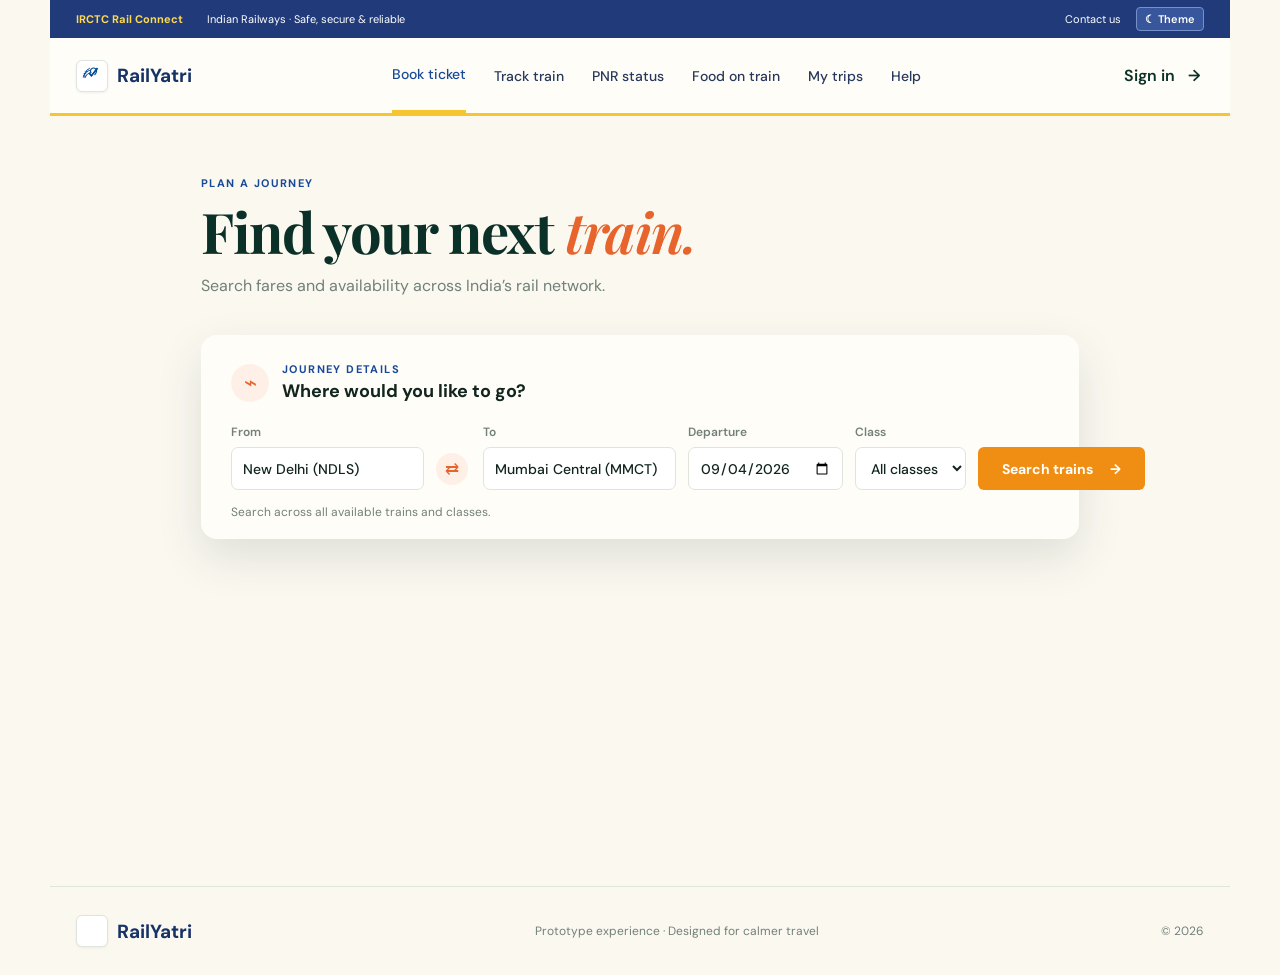
<file: Project 1/book.html>
<!doctype html>
<html lang="en">
<head>
  <meta charset="UTF-8" />
  <meta name="viewport" content="width=device-width, initial-scale=1.0" />
  <title>Book ticket — RailYatri</title>
  <link rel="preconnect" href="https://fonts.googleapis.com" />
  <link rel="preconnect" href="https://fonts.gstatic.com" crossorigin />
  <link href="https://fonts.googleapis.com/css2?family=DM+Sans:wght@400;500;600;700&family=Playfair+Display:wght@600;700&display=swap" rel="stylesheet" />
  <link rel="stylesheet" href="styles.css" />
  <link rel="icon" type="image/svg+xml" href="favicon.svg" />
  <link rel="alternate icon" type="image/svg+xml" href="favicon.svg" />
</head>
<body>
  <header class="site-header">
    <a class="brand" href="index.html"><span class="brand-mark"><img src="favicon.svg" alt="RailYatri" width="22" height="22" style="display:block;" /></span><span>RailYatri</span></a>
    <nav>
      <a class="active" href="book.html">Book ticket</a>
      <a href="track.html">Track train</a>
      <a href="pnr.html">PNR status</a>
      <a href="food.html">Food on train</a>
      <a href="trips.html">My trips</a>
      <a href="help.html">Help</a>
    </nav>
    <button class="profile" id="signInBtn">Sign in <span>→</span></button>
  </header>

  <!-- Sign-In Modal -->
  <div class="modal" id="signInModal" aria-hidden="true">
    <div class="modal-content">
      <h2>Sign In</h2>
      <form id="signInForm">
        <label for="userName">Name:</label>
        <input type="text" id="userName" name="userName" required />
        <button type="submit" class="primary-btn">Continue<span>→</span></button>
      </form>
      <button class="close-modal" id="closeModalBtn">✖</button>
    </div>
  </div>

  <main class="page">
    <div class="page-heading">
      <p class="eyebrow">PLAN A JOURNEY</p>
      <h1>Find your next <em>train.</em></h1>
      <p>Search fares and availability across India’s rail network.</p>
    </div>
    <section class="booking-card page-card">
      <div class="card-title">
        <span class="icon-circle">⌁</span>
        <div><p class="eyebrow">JOURNEY DETAILS</p><h2>Where would you like to go?</h2></div>
      </div>
      <form class="booking-form" id="bookingForm">
        <label>From<input value="New Delhi (NDLS)" /></label>
        <button class="swap" type="button">⇄</button>
        <label>To<input value="Mumbai Central (MMCT)" /></label>
        <label>Departure<input type="date" value="2026-09-04" /></label>
        <label>Class<select><option>All classes</option><option>Sleeper</option><option>AC 3 Tier</option></select></label>
        <button class="primary-btn" type="submit">Search trains <span>→</span></button>
      </form>
      <p class="form-note" id="bookingNote" aria-live="polite">Search across all available trains and classes.</p>
    </section>
  </main>

  <footer>
    <a class="brand" href="index.html"><span class="brand-mark">R</span><span>RailYatri</span></a>
    <span>Prototype experience · Designed for calmer travel</span>
    <span>© 2026</span>
  </footer>
  <script src="app.js"></script>
  <script src="auth.js"></script>
</body>
</html>
</file>
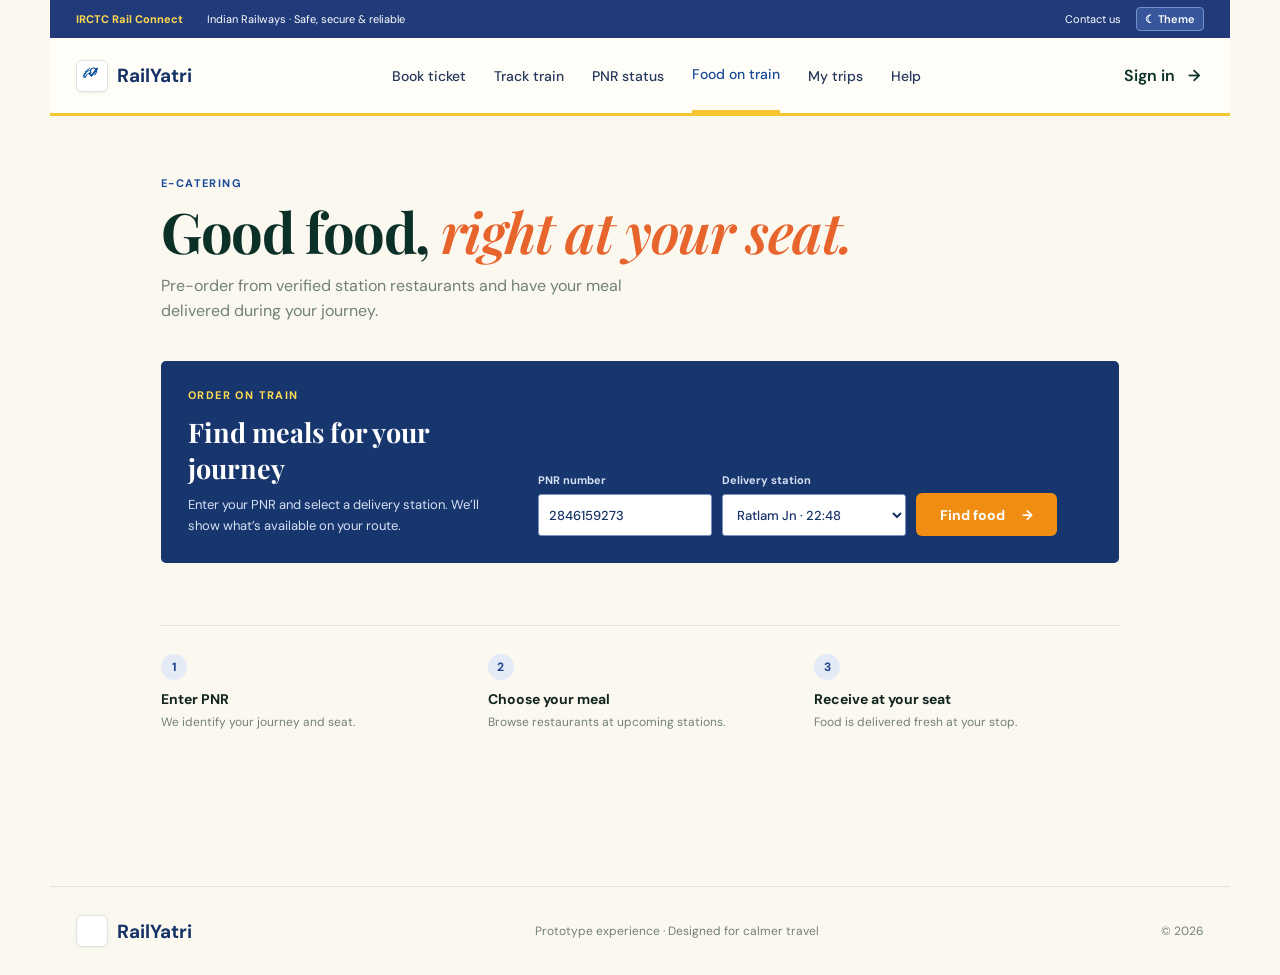
<file: Project 1/food.html>
<!doctype html>
<html lang="en">
<head>
  <meta charset="UTF-8" />
  <meta name="viewport" content="width=device-width, initial-scale=1.0" />
  <title>Order food on train — RailYatri</title>
  <link rel="preconnect" href="https://fonts.googleapis.com" />
  <link rel="preconnect" href="https://fonts.gstatic.com" crossorigin />
  <link href="https://fonts.googleapis.com/css2?family=DM+Sans:wght@400;500;600;700&family=Playfair+Display:wght@600;700&display=swap" rel="stylesheet" />
  <link rel="stylesheet" href="styles.css" />
  <link rel="icon" type="image/svg+xml" href="favicon.svg" />
  <link rel="alternate icon" type="image/svg+xml" href="favicon.svg" />
</head>
<body>
  <header class="site-header">
    <a class="brand" href="index.html"><span class="brand-mark"><img src="favicon.svg" alt="RailYatri" width="22" height="22" style="display:block;" /></span><span>RailYatri</span></a>
    <nav>
      <a href="book.html">Book ticket</a>
      <a href="track.html">Track train</a>
      <a href="pnr.html">PNR status</a>
      <a class="active" href="food.html">Food on train</a>
      <a href="trips.html">My trips</a>
      <a href="help.html">Help</a>
    </nav>
    <button class="profile">Sign in <span>→</span></button>
  </header>

  <main class="page food-page">
    <div class="page-heading">
      <p class="eyebrow">E-CATERING</p>
      <h1>Good food, <em>right at your seat.</em></h1>
      <p>Pre-order from verified station restaurants and have your meal delivered during your journey.</p>
    </div>
    <section class="food-search">
      <div class="food-search-copy">
        <p class="eyebrow">ORDER ON TRAIN</p>
        <h2>Find meals for your journey</h2>
        <p>Enter your PNR and select a delivery station. We’ll show what’s available on your route.</p>
      </div>
      <form id="foodForm" class="food-form">
        <label>PNR number<input required inputmode="numeric" placeholder="Enter 10-digit PNR" value="2846159273" /></label>
        <label>Delivery station<select><option>Ratlam Jn · 22:48</option><option>Vadodara Jn · 01:16</option><option>Mumbai Central · 08:35</option></select></label>
        <button class="primary-btn" type="submit">Find food <span>→</span></button>
      </form>
    </section>
    <section class="food-results hidden" id="foodResults" aria-live="polite">
      <div class="food-result-head"><div><p class="eyebrow">DELIVERY AT RATLAM JN</p><h2>Popular on your route</h2></div><span class="status">Arrives at your seat</span></div>
      <div class="food-grid">
        <article><div class="food-image thali">🍛</div><p class="food-tag">VEG · BESTSELLER</p><h3>Railway special thali</h3><p>Dal, seasonal vegetable, rice, 4 rotis and dessert.</p><div><b>₹ 220</b><button class="add-food" type="button">Add +</button></div></article>
        <article><div class="food-image biryani">🍲</div><p class="food-tag">NON-VEG</p><h3>Chicken biryani meal</h3><p>Hyderabadi biryani, raita and a refreshing drink.</p><div><b>₹ 289</b><button class="add-food" type="button">Add +</button></div></article>
        <article><div class="food-image snacks">🥪</div><p class="food-tag">QUICK BITE</p><h3>Veg sandwich combo</h3><p>Grilled sandwich, potato wedges and masala chai.</p><div><b>₹ 155</b><button class="add-food" type="button">Add +</button></div></article>
      </div>
      <p class="cart-message" id="cartMessage">Select a meal to add it to your order.</p>
    </section>
    <section class="food-steps">
      <div><span>1</span><h3>Enter PNR</h3><p>We identify your journey and seat.</p></div>
      <div><span>2</span><h3>Choose your meal</h3><p>Browse restaurants at upcoming stations.</p></div>
      <div><span>3</span><h3>Receive at your seat</h3><p>Food is delivered fresh at your stop.</p></div>
    </section>
  </main>

  <footer>
    <a class="brand" href="index.html"><span class="brand-mark">R</span><span>RailYatri</span></a>
    <span>Prototype experience · Designed for calmer travel</span>
    <span>© 2026</span>
  </footer>
  <script src="app.js"></script>
  <script src="auth.js"></script>
</body>
</html>
</file>
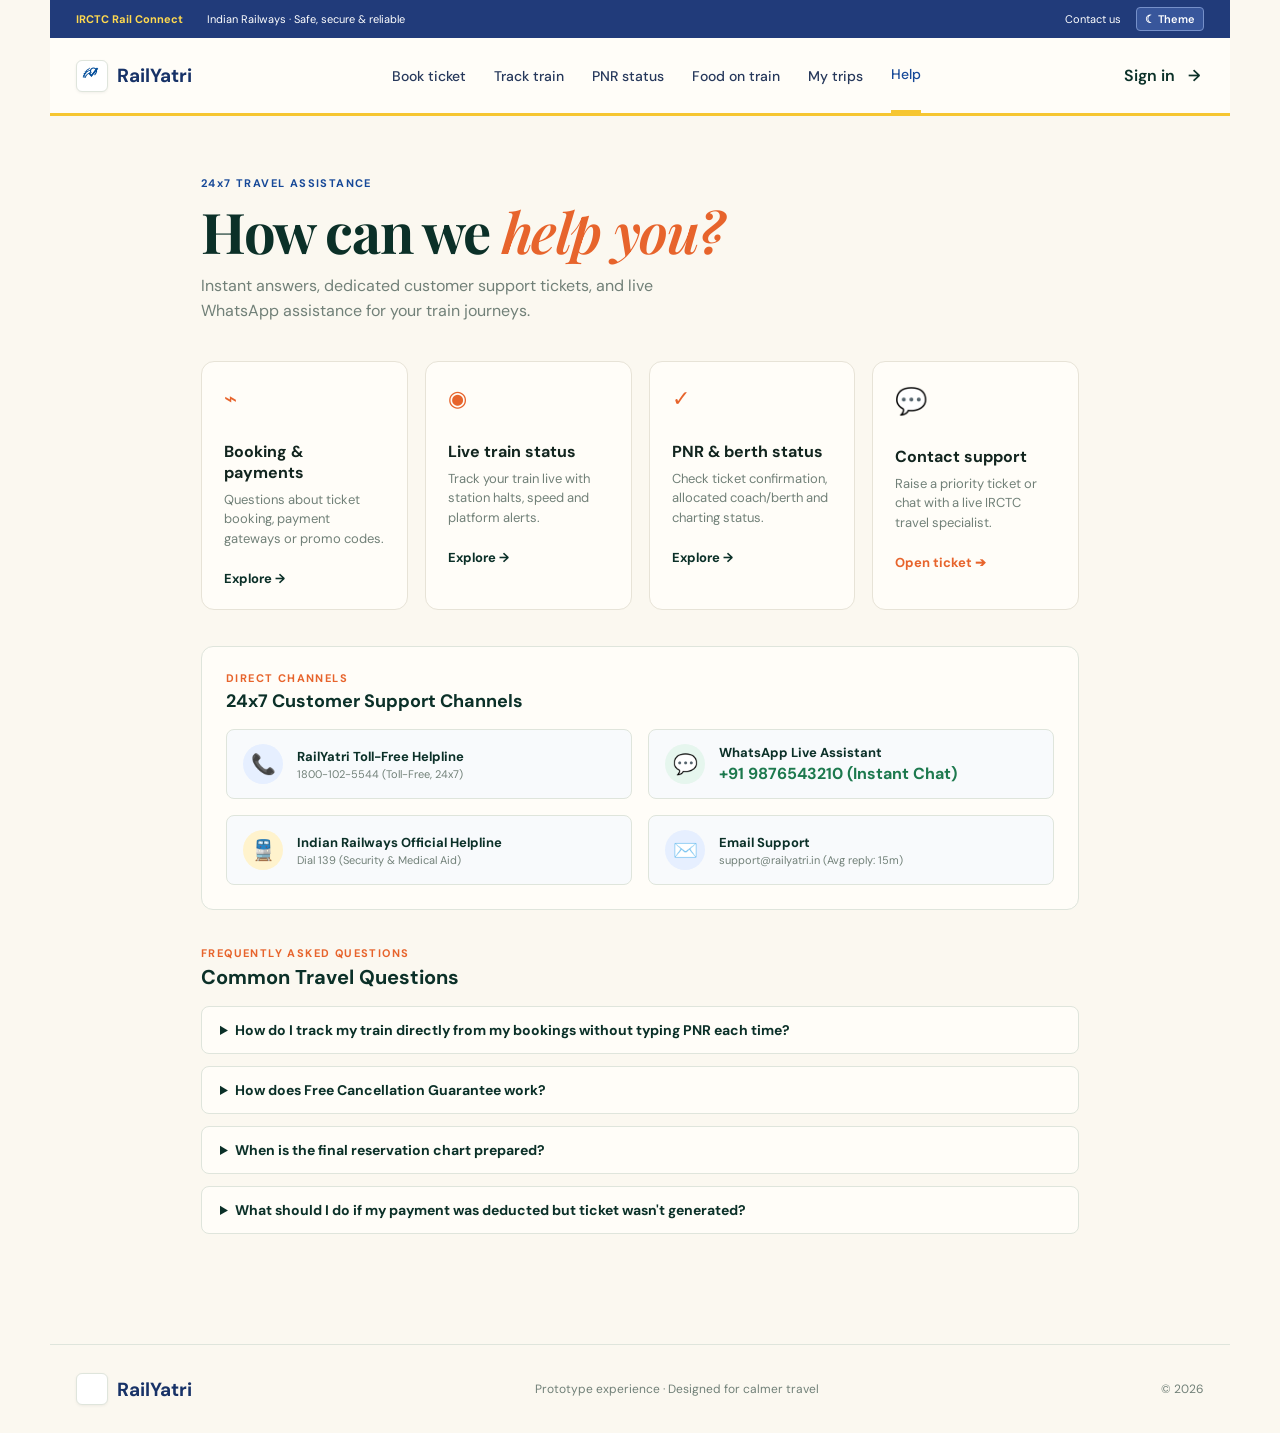
<file: Project 1/help.html>
<!doctype html>
<html lang="en">
<head>
  <meta charset="UTF-8" />
  <meta name="viewport" content="width=device-width, initial-scale=1.0" />
  <title>Help & 24x7 Support — RailYatri</title>
  <link rel="preconnect" href="https://fonts.googleapis.com" />
  <link rel="preconnect" href="https://fonts.gstatic.com" crossorigin />
  <link href="https://fonts.googleapis.com/css2?family=DM+Sans:wght@400;500;600;700&family=Playfair+Display:wght@600;700&display=swap" rel="stylesheet" />
  <link rel="stylesheet" href="styles.css" />
  <link rel="icon" type="image/svg+xml" href="favicon.svg" />
  <link rel="alternate icon" type="image/svg+xml" href="favicon.svg" />
</head>
<body>
  <header class="site-header">
    <a class="brand" href="index.html"><span class="brand-mark"><img src="favicon.svg" alt="RailYatri" width="22" height="22" style="display:block;" /></span><span>RailYatri</span></a>
    <nav>
      <a href="book.html">Book ticket</a>
      <a href="track.html">Track train</a>
      <a href="pnr.html">PNR status</a>
      <a href="food.html">Food on train</a>
      <a href="trips.html">My trips</a>
      <a class="active" href="help.html">Help</a>
    </nav>
    <button class="profile" id="signInBtn">Sign in <span>→</span></button>
  </header>

  <!-- Sign-In Modal -->
  <div class="modal" id="signInModal" aria-hidden="true"></div>

  <main class="page">
    <div class="page-heading">
      <p class="eyebrow">24x7 TRAVEL ASSISTANCE</p>
      <h1>How can we <em>help you?</em></h1>
      <p>Instant answers, dedicated customer support tickets, and live WhatsApp assistance for your train journeys.</p>
    </div>

    <!-- Quick Support Navigation Grid -->
    <section class="help-grid">
      <a href="book.html"><span>⌁</span><h2>Booking & payments</h2><p>Questions about ticket booking, payment gateways or promo codes.</p><b>Explore →</b></a>
      <a href="track.html"><span>◉</span><h2>Live train status</h2><p>Track your train live with station halts, speed and platform alerts.</p><b>Explore →</b></a>
      <a href="pnr.html"><span>✓</span><h2>PNR & berth status</h2><p>Check ticket confirmation, allocated coach/berth and charting status.</p><b>Explore →</b></a>
      <div class="help-card-btn" id="openSupportModalCard" role="button" tabindex="0">
        <span>💬</span>
        <h2>Contact support</h2>
        <p>Raise a priority ticket or chat with a live IRCTC travel specialist.</p>
        <b style="color:var(--orange);">Open ticket ➔</b>
      </div>
    </section>

    <!-- 24x7 Direct Helplines Strip -->
    <section style="margin: 36px 0; background: var(--paper); border: 1px solid var(--line); border-radius: 12px; padding: 24px;">
      <div style="margin-bottom: 16px;">
        <p class="eyebrow" style="margin-bottom: 4px;">DIRECT CHANNELS</p>
        <h3 style="margin: 0; font-size: 18px; color: var(--deep);">24x7 Customer Support Channels</h3>
      </div>
      <div class="support-channels-grid">
        <div class="support-channel-item">
          <div class="channel-icon">📞</div>
          <div>
            <b>RailYatri Toll-Free Helpline</b>
            <span>1800-102-5544 (Toll-Free, 24x7)</span>
          </div>
        </div>
        <div class="support-channel-item">
          <div class="channel-icon" style="background:#e6f6ee; color:#1d794e;">💬</div>
          <div>
            <b>WhatsApp Live Assistant</b>
            <a href="https://api.whatsapp.com/send?text=Hi%20RailYatri%20Support,%20I%20need%20help%20with%20my%20train%20booking." target="_blank" style="color:#1d794e; text-decoration:none; font-weight:700;">+91 9876543210 (Instant Chat)</a>
          </div>
        </div>
        <div class="support-channel-item">
          <div class="channel-icon" style="background:#fff3cd; color:#856404;">🚆</div>
          <div>
            <b>Indian Railways Official Helpline</b>
            <span>Dial 139 (Security & Medical Aid)</span>
          </div>
        </div>
        <div class="support-channel-item">
          <div class="channel-icon">✉️</div>
          <div>
            <b>Email Support</b>
            <span>support@railyatri.in (Avg reply: 15m)</span>
          </div>
        </div>
      </div>
    </section>

    <!-- Interactive FAQs Accordion -->
    <section style="margin-top: 36px;">
      <div style="margin-bottom: 16px;">
        <p class="eyebrow" style="margin-bottom: 4px;">FREQUENTLY ASKED QUESTIONS</p>
        <h3 style="margin: 0; font-size: 20px; color: var(--deep);">Common Travel Questions</h3>
      </div>

      <div class="faq-list">
        <details class="faq-item">
          <summary><b>How do I track my train directly from my bookings without typing PNR each time?</b></summary>
          <div class="faq-content">
            <p>Simply navigate to <b>"My trips"</b> in the top navigation. On your booked ticket card, click <b>"Track this train"</b>. The train tracker will automatically load your journey, current GPS location, upcoming station halts, and platform change alerts without requiring any manual entry!</p>
          </div>
        </details>

        <details class="faq-item">
          <summary><b>How does Free Cancellation Guarantee work?</b></summary>
          <div class="faq-content">
            <p>When you opt for <b>Free Cancellation Guarantee</b> during booking (₹149/passenger), you receive a <b>100% full refund</b> of your ticket fare if cancelled up to 4 hours prior to chart preparation, with zero railway clerkage deductions.</p>
          </div>
        </details>

        <details class="faq-item">
          <summary><b>When is the final reservation chart prepared?</b></summary>
          <div class="faq-content">
            <p>As per Indian Railways guidelines, the first reservation chart is typically prepared <b>4 hours prior to scheduled train departure</b> from the originating station. For early morning trains (departing before 06:00 AM), the chart is prepared at 08:00 PM the previous evening.</p>
          </div>
        </details>

        <details class="faq-item">
          <summary><b>What should I do if my payment was deducted but ticket wasn't generated?</b></summary>
          <div class="faq-content">
            <p>In rare banking timeout events, transactions are automatically reconciled by IRCTC and banking gateways within 2 hours. If a PNR was not allotted, your full amount is automatically refunded to your original payment method within 24–48 hours.</p>
          </div>
        </details>
      </div>
    </section>
  </main>

  <footer>
    <a class="brand" href="index.html"><span class="brand-mark">R</span><span>RailYatri</span></a>
    <span>Prototype experience · Designed for calmer travel</span>
    <span>© 2026</span>
  </footer>
  <script src="app.js"></script>
  <script src="auth.js"></script>
</body>
</html>
</file>
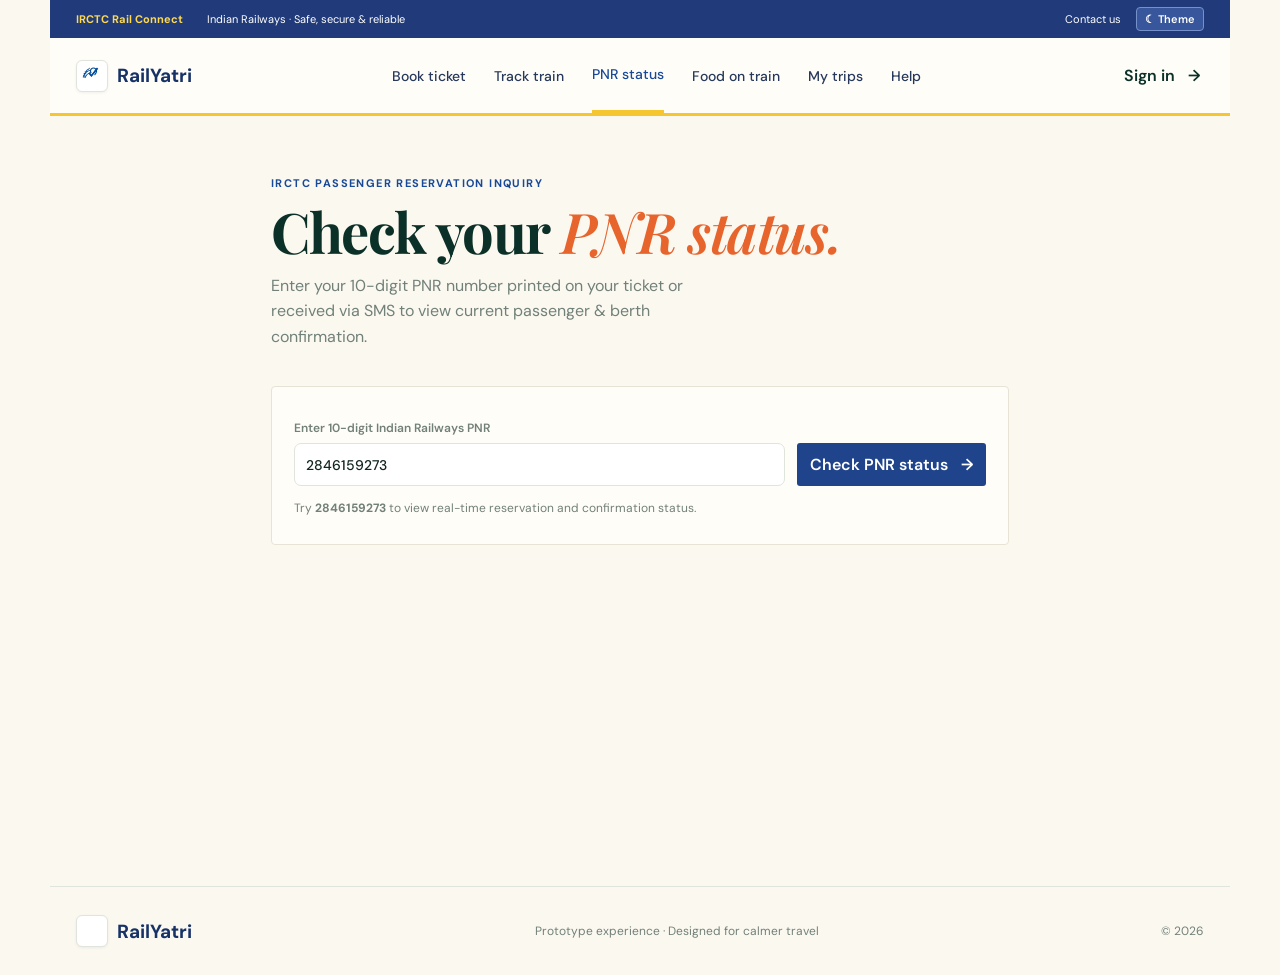
<file: Project 1/pnr.html>
<!doctype html>
<html lang="en">
<head>
  <meta charset="UTF-8" />
  <meta name="viewport" content="width=device-width, initial-scale=1.0" />
  <title>PNR status — RailYatri</title>
  <link rel="preconnect" href="https://fonts.googleapis.com" />
  <link rel="preconnect" href="https://fonts.gstatic.com" crossorigin />
  <link href="https://fonts.googleapis.com/css2?family=DM+Sans:wght@400;500;600;700&family=Playfair+Display:wght@600;700&display=swap" rel="stylesheet" />
  <link rel="stylesheet" href="styles.css" />
  <link rel="icon" type="image/svg+xml" href="favicon.svg" />
  <link rel="alternate icon" type="image/svg+xml" href="favicon.svg" />
</head>
<body>
  <header class="site-header">
    <a class="brand" href="index.html"><span class="brand-mark"><img src="favicon.svg" alt="RailYatri" width="22" height="22" style="display:block;" /></span><span>RailYatri</span></a>
    <nav>
      <a href="book.html">Book ticket</a>
      <a href="track.html">Track train</a>
      <a class="active" href="pnr.html">PNR status</a>
      <a href="food.html">Food on train</a>
      <a href="trips.html">My trips</a>
      <a href="help.html">Help</a>
    </nav>
    <button class="profile" id="signInBtn">Sign in <span>→</span></button>
  </header>

  <!-- Sign-In Modal -->
  <div class="modal" id="signInModal" aria-hidden="true">
    <div class="modal-content">
      <h2>Sign In</h2>
      <form id="signInForm">
        <label for="userName">Name:</label>
        <input type="text" id="userName" name="userName" required />
        <button type="submit" class="primary-btn">Continue<span>→</span></button>
      </form>
      <button class="close-modal" id="closeModalBtn">✖</button>
    </div>
  </div>

  <main class="page tracker-page">
    <div class="page-heading">
      <p class="eyebrow">IRCTC PASSENGER RESERVATION INQUIRY</p>
      <h1>Check your <em>PNR status.</em></h1>
      <p>Enter your 10-digit PNR number printed on your ticket or received via SMS to view current passenger & berth confirmation.</p>
    </div>
    
    <section class="tracker-panel">
      <form class="tracking-form" id="pnrInquiryForm">
        <label class="track-input">
          <span>Enter 10-digit Indian Railways PNR</span>
          <input id="pnrNumberInput" inputmode="numeric" placeholder="e.g. 284 615 9273" maxlength="12" value="2846159273" required />
        </label>
        <button class="dark-btn" type="submit">Check PNR status <span>→</span></button>
      </form>
      <p class="helper" id="pnrHint">Try <b>2846159273</b> to view real-time reservation and confirmation status.</p>

      <!-- Dedicated PNR Inquiry Result Card -->
      <div class="pnr-result-card hidden" id="pnrStatusCard" aria-live="polite">
        <div class="pnr-header-strip">
          <div class="pnr-header-title">
            <h3>PNR: <span id="displayPnrNumber">2846159273</span></h3>
            <p>12952 / Mumbai Rajdhani Express · Indian Railways IRCTC</p>
          </div>
          <div class="pnr-meta-pills">
            <span class="pnr-tag">Quota: General (GN)</span>
            <span class="pnr-tag">Class: AC 3 Tier (3A)</span>
            <button type="button" class="pnr-copy-btn" id="pnrCopyActionBtn">📋 Copy PNR</button>
          </div>
        </div>

        <div class="chart-status-banner chart-prepared">
          <span class="chart-status-badge"><span>✓</span> <b>Chart Prepared</b> — Final reservation chart prepared at New Delhi (NDLS)</span>
          <span>Updated just now</span>
        </div>

        <div class="pnr-body">
          <!-- Journey Meta Grid -->
          <div class="pnr-journey-grid">
            <div class="pnr-cell">
              <span>Train Number & Name</span>
              <b>12952 · Mumbai Rajdhani</b>
              <small>Daily · Superfast Premium</small>
            </div>
            <div class="pnr-cell">
              <span>Date of Journey</span>
              <b>04 Sep 2026</b>
              <small>Departure: 16:55 Hrs</small>
            </div>
            <div class="pnr-cell">
              <span>Boarding Station</span>
              <b>New Delhi (NDLS)</b>
              <small>Platform 1 · Scheduled</small>
            </div>
            <div class="pnr-cell">
              <span>Destination Station</span>
              <b>Mumbai Central (MMCT)</b>
              <small>Arrival: 08:35 (+1 day)</small>
            </div>
          </div>

          <!-- Passenger Status Table -->
          <div class="section-subhead">
            <h3><span>💺</span> Passenger Reservation & Berth Details</h3>
            <span class="subhead-hint">2 Passengers booked</span>
          </div>

          <div class="passenger-table-wrapper">
            <table class="pnr-passengers-table">
              <thead>
                <tr>
                  <th>Passenger</th>
                  <th>Booking Status</th>
                  <th>Current Status</th>
                  <th>Coach & Berth</th>
                  <th>Berth Type</th>
                  <th>Catering</th>
                </tr>
              </thead>
              <tbody>
                <tr>
                  <td><b>Passenger 1 (Adult)</b><br /><small style="color:var(--muted);">Aarav Sharma · 28 yrs / M</small></td>
                  <td><span class="status-pill-cnf">CNF / B4 / 28</span></td>
                  <td><span class="status-pill-cnf">✓ Confirmed</span></td>
                  <td><b>Coach B4 · Seat 28</b></td>
                  <td>Side Lower (SL)</td>
                  <td>Veg Standard Thali</td>
                </tr>
                <tr>
                  <td><b>Passenger 2 (Adult)</b><br /><small style="color:var(--muted);">Priya Sharma · 26 yrs / F</small></td>
                  <td><span class="status-pill-wl">RLWL / 8</span></td>
                  <td><span class="status-pill-cnf">✓ Confirmed (Upgraded)</span></td>
                  <td><b>Coach B4 · Seat 29</b></td>
                  <td>Side Upper (SU)</td>
                  <td>Veg Standard Thali</td>
                </tr>
              </tbody>
            </table>
          </div>

          <!-- Ticket & Fare Meta -->
          <div class="pnr-ticket-meta">
            <div>
              <b style="color:var(--deep); display:block; margin-bottom:4px;">Booking & Transaction Details:</b>
              <span>Booking Date: <b>25 Aug 2026</b> · Transaction ID: <b>TXN-84920482</b> · IRCTC User: <b>aarav_rail99</b></span>
              <p style="margin:4px 0 0; color:var(--muted); font-size:11px;">Travel Insurance: Opted (Policy #IND-84921) · Free Cancellation: Inactive</p>
            </div>
            <div style="text-align:right;">
              <span style="color:var(--muted); display:block;">Total Ticket Fare:</span>
              <b style="font-size:18px; color:#1d794e;">₹ 6,240.00</b>
              <small style="display:block; color:var(--muted);">Payment Method: UPI (Verified)</small>
            </div>
          </div>

          <!-- Quick Action Shortcuts -->
          <div class="pnr-actions-bar">
            <button type="button" class="btn-ticket-action btn-ticket-primary" id="pnrPrintBtn">
              <span>🖨️</span> Print / Save E-Ticket
            </button>
            <a href="food.html" class="btn-ticket-action btn-ticket-secondary">
              <span>🍱</span> Order Meals on Train
            </a>
            <a href="track.html" class="btn-ticket-action btn-ticket-secondary">
              <span>🚆</span> Track Train Location
            </a>
            <button type="button" class="btn-ticket-action btn-ticket-whatsapp" id="pnrShareWaBtn">
              <span>💬</span> Share on WhatsApp
            </button>
            <button type="button" class="flow-back" id="pnrCancelRuleBtn" style="padding:10px 14px; font-size:12px;">
              <span>❌</span> Cancel Ticket / Refund Info
            </button>
          </div>
        </div>
      </div>
    </section>
  </main>

  <footer>
    <a class="brand" href="index.html"><span class="brand-mark">R</span><span>RailYatri</span></a>
    <span>Prototype experience · Designed for calmer travel</span>
    <span>© 2026</span>
  </footer>
  <script src="app.js"></script>
  <script src="auth.js"></script>
</body>
</html>
</file>
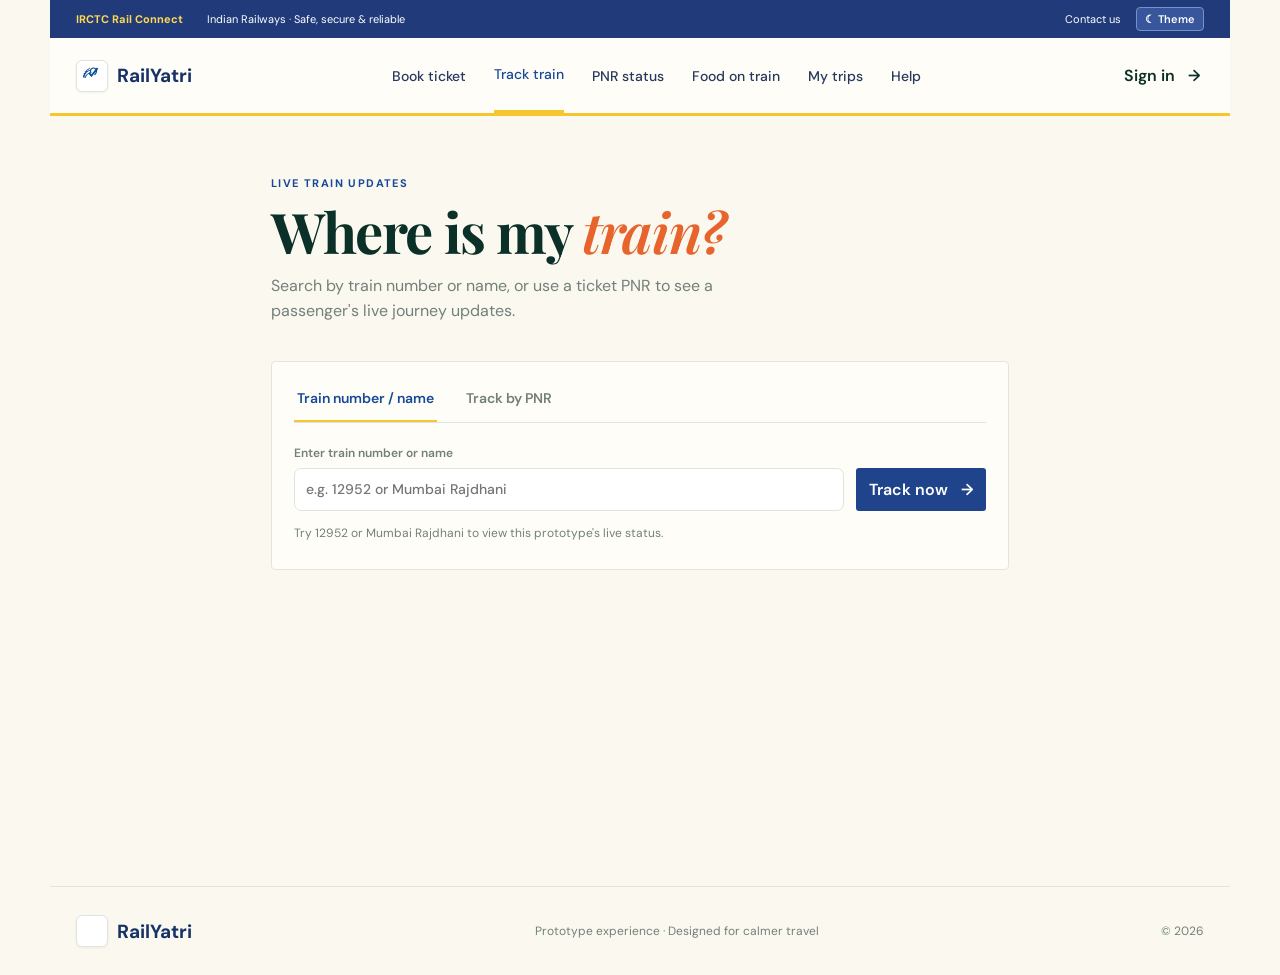
<file: Project 1/track.html>
<!doctype html>
<html lang="en">
<head>
  <meta charset="UTF-8" />
  <meta name="viewport" content="width=device-width, initial-scale=1.0" />
  <title>Track train — RailYatri</title>
  <link rel="preconnect" href="https://fonts.googleapis.com" />
  <link rel="preconnect" href="https://fonts.gstatic.com" crossorigin />
  <link href="https://fonts.googleapis.com/css2?family=DM+Sans:wght@400;500;600;700&family=Playfair+Display:wght@600;700&display=swap" rel="stylesheet" />
  <link rel="stylesheet" href="styles.css" />
  <link rel="icon" type="image/svg+xml" href="favicon.svg" />
  <link rel="alternate icon" type="image/svg+xml" href="favicon.svg" />
</head>
<body>
  <header class="site-header">
    <a class="brand" href="index.html"><span class="brand-mark"><img src="favicon.svg" alt="RailYatri" width="22" height="22" style="display:block;" /></span><span>RailYatri</span></a>
    <nav>
      <a href="book.html">Book ticket</a>
      <a class="active" href="track.html">Track train</a>
      <a href="pnr.html">PNR status</a>
      <a href="food.html">Food on train</a>
      <a href="trips.html">My trips</a>
      <a href="help.html">Help</a>
    </nav>
    <button class="profile" id="signInBtn">Sign in <span>→</span></button>
  </header>

  <main class="page tracker-page">
    <div class="page-heading">
      <p class="eyebrow">LIVE TRAIN UPDATES</p>
      <h1>Where is my <em>train?</em></h1>
      <p>Search by train number or name, or use a ticket PNR to see a passenger's live journey updates.</p>
    </div>
    <section class="tracker-panel">
      <div class="tracker-tabs" role="tablist" aria-label="Tracking method">
        <button class="tab active" role="tab" aria-selected="true" data-mode="train" type="button">Train number / name</button>
        <button class="tab" role="tab" aria-selected="false" data-mode="pnr" type="button">Track by PNR</button>
      </div>
      <form class="tracking-form" id="trackingForm">
        <label class="track-input"><span id="inputLabel">Enter train number or name</span><input id="trackingInput" inputmode="text" placeholder="e.g. 12952 or Mumbai Rajdhani" maxlength="40" required /></label>
        <button class="dark-btn" type="submit">Track now <span>→</span></button>
      </form>
      <p class="helper" id="trackingHint">Try 12952 or Mumbai Rajdhani to view this prototype's live status.</p>

      <div class="tracking-result hidden" id="trackingResult" aria-live="polite">
        <div class="result-head">
          <div><p class="eyebrow">LIVE TRAIN STATUS</p><h3>12952 · Mumbai Rajdhani</h3><p>New Delhi <span>→</span> Mumbai Central</p></div>
          <span class="status">Running on time</span>
        </div>
        <div class="live-strip"><span class="pulse"></span><b>Live location</b><span>Near Kota Junction · Updated 2 min ago</span><button id="refreshStatus" type="button">Refresh</button></div>
        <div class="tracker-stats">
          <div><small>Journey covered</small><b>42%</b><span>582 of 1,384 km</span></div>
          <div><small>Current speed</small><b>86 <em>km/h</em></b><span>Normal operating speed</span></div>
          <div><small>Estimated arrival</small><b>08:35 <em>AM</em></b><span>Tomorrow · on time</span></div>
        </div>
        <section class="route-card">
          <div class="route-card-head"><div><p class="eyebrow">ROUTE & STOP UPDATES</p><h4>New Delhi → Mumbai Central</h4></div><span>Next stop in 2h 26m</span></div>
          <ol class="station-timeline">
            <li class="complete"><time>16:55</time><div><b>New Delhi</b><small>Departed on time · Platform 1</small></div></li>
            <li class="complete"><time>18:48</time><div><b>Mathura Jn</b><small>Arrived 18:43 · departed 18:48</small></div></li>
            <li class="current"><time>20:22</time><div><b>Kota Jn <span class="tiny-live">LIVE</span></b><small>Passing now · 0 min delay</small></div></li>
            <li><time>22:48</time><div><b>Ratlam Jn</b><small>Expected platform 4 · 5 min halt</small></div></li>
            <li><time>01:16</time><div><b>Vadodara Jn</b><small>Expected platform 1 · 10 min halt</small></div></li>
            <li><time>08:35</time><div><b>Mumbai Central</b><small>Expected arrival · Platform to be announced</small></div></li>
          </ol>
        </section>
        <div class="detail-grid">
          <section><p class="eyebrow" id="trackingDetailsHeading">TRAIN DETAILS</p><div class="ticket-lines" id="trackingDetails"><span>Train number <b>12952</b></span><span>Service <b>Daily · Superfast</b></span><span>Next stop <b>Ratlam Jn · 22:48</b></span></div></section>
          <section>
            <p class="eyebrow">TRAVEL ALERTS</p>
            <div class="alert" id="travelAlertBox"><b>✓</b><span>No disruptions reported on this route.</span></div>
            <button class="reminder-action-btn" id="setArrivalReminderBtn" type="button">
              <span>⏰</span> Set arrival reminder ➔
            </button>
          </section>
        </div>
        <div class="result-details"><span><b>Current location</b> Near Kota Jn</span><span><b>Next stop</b> Ratlam Jn · 22:48</span><span><b>Platform</b> 4 (expected)</span></div>
      </div>
    </section>
  </main>

  <footer>
    <a class="brand" href="index.html"><span class="brand-mark">R</span><span>RailYatri</span></a>
    <span>Prototype experience · Designed for calmer travel</span>
    <span>© 2026</span>
  </footer>
  <script src="app.js"></script>
  <script src="auth.js"></script>
</body>
</html>
</file>
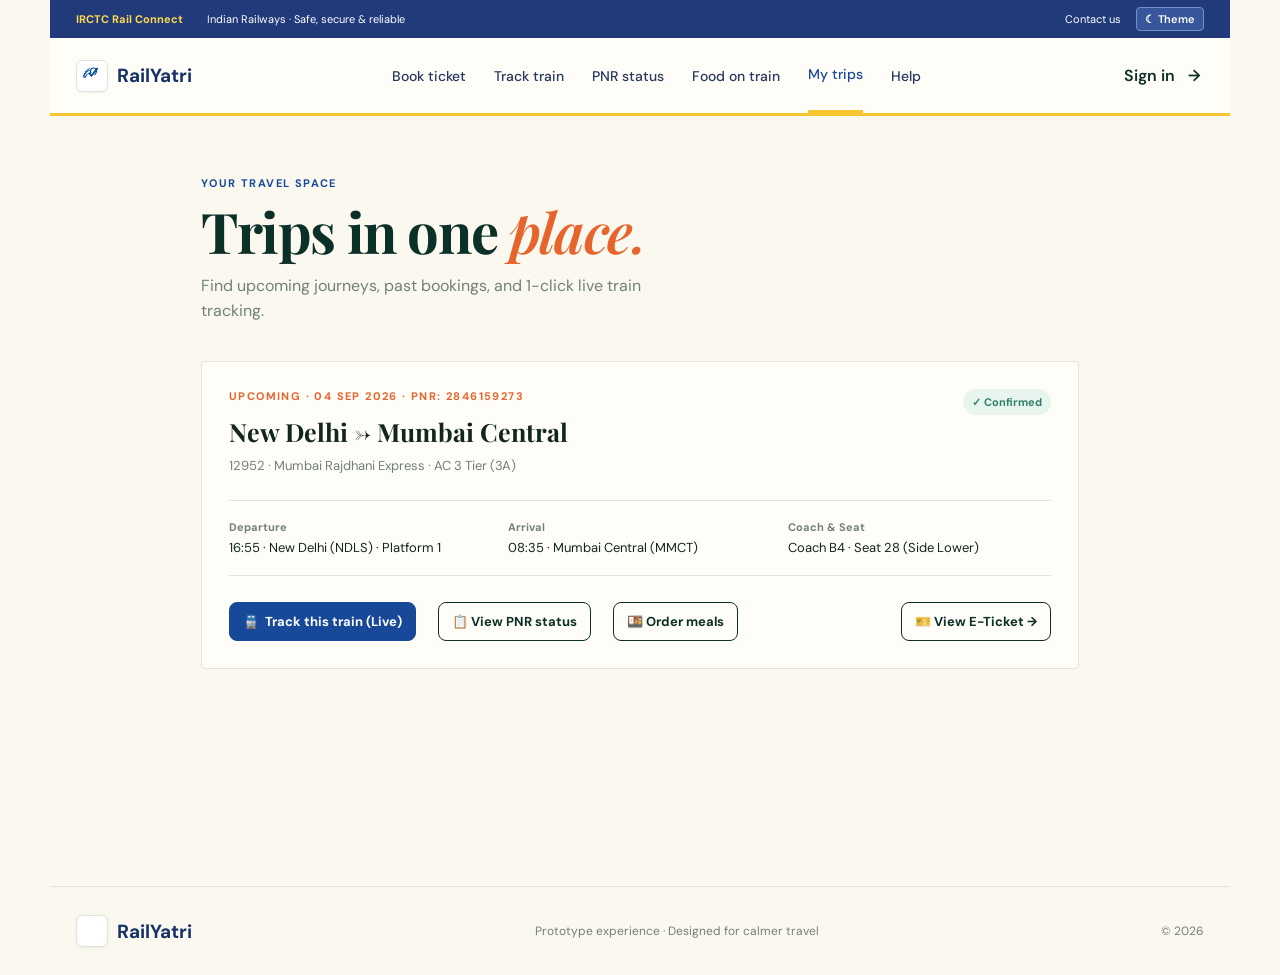
<file: Project 1/trips.html>
<!doctype html>
<html lang="en">
<head>
  <meta charset="UTF-8" />
  <meta name="viewport" content="width=device-width, initial-scale=1.0" />
  <title>My trips — RailYatri</title>
  <link rel="preconnect" href="https://fonts.googleapis.com" />
  <link rel="preconnect" href="https://fonts.gstatic.com" crossorigin />
  <link href="https://fonts.googleapis.com/css2?family=DM+Sans:wght@400;500;600;700&family=Playfair+Display:wght@600;700&display=swap" rel="stylesheet" />
  <link rel="stylesheet" href="styles.css" />
  <link rel="icon" type="image/svg+xml" href="favicon.svg" />
  <link rel="alternate icon" type="image/svg+xml" href="favicon.svg" />
</head>
<body>
  <header class="site-header">
    <a class="brand" href="index.html"><span class="brand-mark"><img src="favicon.svg" alt="RailYatri" width="22" height="22" style="display:block;" /></span><span>RailYatri</span></a>
    <nav>
      <a href="book.html">Book ticket</a>
      <a href="track.html">Track train</a>
      <a href="pnr.html">PNR status</a>
      <a href="food.html">Food on train</a>
      <a class="active" href="trips.html">My trips</a>
      <a href="help.html">Help</a>
    </nav>
    <button class="profile" id="signInBtn">Sign in <span>→</span></button>
  </header>

  <main class="page">
    <div class="page-heading">
      <p class="eyebrow">YOUR TRAVEL SPACE</p>
      <h1>Trips in one <em>place.</em></h1>
      <p>Find upcoming journeys, past bookings, and 1-click live train tracking.</p>
    </div>
    
    <div id="tripsListContainer" style="display:flex; flex-direction:column; gap:20px;">
      <!-- Default Active Journey Card -->
      <section class="trip-card">
        <div class="trip-top">
          <div>
            <p class="eyebrow">UPCOMING · 04 SEP 2026 · PNR: <b>2846159273</b></p>
            <h2>New Delhi <span>→</span> Mumbai Central</h2>
            <p>12952 · Mumbai Rajdhani Express · AC 3 Tier (3A)</p>
          </div>
          <span class="status">✓ Confirmed</span>
        </div>
        <div class="trip-meta">
          <span><b>Departure</b>16:55 · New Delhi (NDLS) · Platform 1</span>
          <span><b>Arrival</b>08:35 · Mumbai Central (MMCT)</span>
          <span><b>Coach & Seat</b>Coach B4 · Seat 28 (Side Lower)</span>
        </div>
        <div class="trip-actions">
          <a class="outline-link" style="background:#174998; color:#ffffff; border-color:#174998; display:inline-flex; align-items:center; gap:6px;" href="track.html?pnr=2846159273&train=12952">
            <span>🚆</span> Track this train (Live)
          </a>
          <a class="outline-link" href="pnr.html?pnr=2846159273">
            <span>📋</span> View PNR status
          </a>
          <a class="outline-link" href="food.html">
            <span>🍱</span> Order meals
          </a>
          <a class="outline-link" style="margin-left:auto; background:var(--paper);" href="pnr.html?pnr=2846159273">
            <span>🎫</span> View E-Ticket →
          </a>
        </div>
      </section>
    </div>
  </main>

  <footer>
    <a class="brand" href="index.html"><span class="brand-mark">R</span><span>RailYatri</span></a>
    <span>Prototype experience · Designed for calmer travel</span>
    <span>© 2026</span>
  </footer>
  <script src="app.js"></script>
  <script src="auth.js"></script>
</body>
</html>
</file>
<file: Project 1/styles.css>
:root { --ink:#12251f; --deep:#0b3028; --cream:#fbf8f0; --paper:#fffdf8; --orange:#e7642c; --orange-soft:#fff0e7; --green:#2e806a; --muted:#718078; --line:#dfe5dc; }
* { box-sizing:border-box; } html { scroll-behavior:smooth; } body { margin:0; font-family:"DM Sans",sans-serif; color:var(--ink); background:var(--cream); } .site-header, main, footer { max-width:1180px; margin:auto; } .site-header { height:78px; display:flex; align-items:center; justify-content:space-between; padding:0 26px; } .brand { color:var(--deep); text-decoration:none; font-size:19px; font-weight:700; display:flex; gap:9px; align-items:center; } .brand-mark { width:30px; height:30px; border-radius:9px; display:grid; place-items:center; background:var(--orange); color:white; font-family:Georgia,serif; font-size:20px; } nav { display:flex; gap:28px; } nav a { text-decoration:none; color:var(--muted); font-size:14px; font-weight:500; } nav a.active, nav a:hover { color:var(--deep); } .profile,.primary-btn,.dark-btn { border:0; cursor:pointer; font:inherit; font-weight:600; border-radius:9px; } .profile { color:var(--deep); background:transparent; padding:10px 4px; } .profile span,.primary-btn span,.dark-btn span { margin-left:9px; } .hero { min-height:392px; position:relative; display:flex; padding:76px 60px 110px; overflow:hidden; background:var(--deep); color:white; border-radius:22px; } .hero-copy { z-index:2; max-width:550px; } .eyebrow { font-size:11px; letter-spacing:1.4px; font-weight:700; margin:0 0 12px; color:var(--orange); } h1,h2,h3,p { margin-top:0; } h1,h2 { font-family:"Playfair Display",Georgia,serif; } h1 { font-size:56px; line-height:1.03; margin-bottom:18px; letter-spacing:-1.4px; } h1 em { color:#f5bb89; font-weight:600; } .intro { color:#c5d5cc; line-height:1.65; max-width:385px; font-size:16px; } .route-art { position:absolute; inset:0 0 0 50%; background:linear-gradient(145deg,#155446,#0c322b); overflow:hidden; } .sun { position:absolute; width:185px; height:185px; background:#ed9a5e; opacity:.9; border-radius:50%; right:18%; top:59px; } .hill { position:absolute; bottom:-38px; border-radius:50% 50% 0 0; background:#1d6755; } .hill-one { width:420px; height:180px; left:-80px; }.hill-two { width:480px; height:230px; right:-160px; background:#125044; }.track-line { height:3px; width:110%; background:#e5bf79; position:absolute; bottom:86px; transform:rotate(-9deg); }.train { position:absolute; bottom:78px; left:31%; display:flex; gap:5px; transform:rotate(-9deg); }.train span { height:28px; width:76px; background:#f5ead0; border-radius:7px 12px 4px 4px; border-bottom:7px solid var(--orange); }.train span:first-child { width:60px; background:#e8783c; }.booking-card { position:relative; z-index:3; margin:-62px 30px 0; padding:27px 30px 19px; background:var(--paper); border-radius:16px; box-shadow:0 18px 45px #17382c20; } .card-title { display:flex; gap:13px; align-items:center; margin-bottom:21px; }.icon-circle { height:38px; width:38px; display:grid; place-items:center; border-radius:50%; color:var(--orange); background:var(--orange-soft); font-size:22px; }.card-title .eyebrow { margin-bottom:3px; }.card-title h2 { font-family:"DM Sans"; font-size:18px; margin:0; }.booking-form { display:grid; grid-template-columns:1.25fr 35px 1.25fr .9fr .75fr 1fr; gap:12px; align-items:end; }.booking-form label,.track-input { display:flex; flex-direction:column; gap:7px; color:var(--muted); font-size:12px; font-weight:600; }.booking-form input,.booking-form select,.track-input input { min-height:43px; padding:0 11px; border:1px solid var(--line); border-radius:7px; background:white; color:var(--ink); font:500 14px "DM Sans"; outline-color:var(--green); }.swap { width:32px; height:32px; margin-bottom:5px; background:var(--orange-soft); color:var(--orange); border:0; border-radius:50%; font-size:17px; cursor:pointer; }.primary-btn,.dark-btn { min-height:43px; color:white; background:var(--orange); padding:0 13px; white-space:nowrap; }.form-note,.helper { margin:14px 0 0; color:var(--muted); font-size:12px; }.tracker-section { padding:105px 60px 88px; display:grid; grid-template-columns:.76fr 1.24fr; align-items:center; gap:70px; }.section-intro h2 { font-size:40px; line-height:1.1; margin-bottom:15px; letter-spacing:-.7px; }.section-intro>p:last-child { color:var(--muted); line-height:1.7; max-width:330px; }.tracker-panel { background:var(--paper); border:1px solid #e7e3d7; border-radius:16px; padding:11px 22px 24px; }.tracker-tabs { display:flex; border-bottom:1px solid var(--line); gap:26px; }.tab { padding:16px 3px 13px; color:var(--muted); font:600 14px "DM Sans"; border:0; border-bottom:2px solid transparent; background:transparent; cursor:pointer; }.tab.active { color:var(--deep); border-color:var(--orange); }.tracking-form { display:grid; grid-template-columns:1fr auto; gap:12px; margin-top:22px; }.track-input input { width:100%; }.dark-btn { background:var(--deep); align-self:end; }.tracking-result { margin-top:23px; padding-top:22px; border-top:1px solid var(--line); }.hidden { display:none; }.result-head { display:flex; justify-content:space-between; gap:15px; }.result-head .eyebrow { margin-bottom:7px; }.result-head h3 { font-size:16px; margin-bottom:5px; }.result-head p:not(.eyebrow) { color:var(--muted); font-size:13px; margin-bottom:0; }.status { align-self:start; color:var(--green); background:#e7f5ee; border-radius:20px; padding:6px 9px; white-space:nowrap; font-size:11px; font-weight:700; }.journey-progress { display:grid; grid-template-columns:1fr 1.2fr 1fr .85fr 1fr; align-items:start; margin:30px 0 19px; }.station { display:flex; flex-direction:column; gap:5px; font-size:12px; }.station b { font-size:13px; }.station small { color:var(--muted); font-size:10px; line-height:1.35; }.current b { color:var(--orange); }.line { height:2px; margin-top:7px; background:var(--line); position:relative; }.line i { display:block; width:72%; height:2px; background:var(--green); }.line.future { background:repeating-linear-gradient(90deg,var(--line) 0 5px,transparent 5px 10px); }.train-dot { position:absolute; top:-10px; right:25%; width:20px; height:20px; display:grid; place-items:center; border-radius:50%; background:var(--green); color:white; font-size:13px; }.result-details { display:flex; gap:10px; flex-wrap:wrap; }.result-details span { color:var(--muted); background:#f7f4ec; border-radius:6px; padding:8px; font-size:11px; }.result-details b { color:var(--ink); margin-right:3px; }.quick-links { margin:0 60px 84px; padding-top:28px; border-top:1px solid var(--line); display:grid; grid-template-columns:repeat(3,1fr); gap:36px; }.link-icon { color:var(--orange); font-size:25px; }.quick-links h3 { font-size:16px; margin:12px 0 6px; }.quick-links p { color:var(--muted); font-size:13px; line-height:1.55; max-width:220px; }.quick-links a { color:var(--deep); font-size:13px; font-weight:700; text-decoration:none; } footer { margin-top:20px; padding:28px 26px; border-top:1px solid var(--line); display:flex; justify-content:space-between; align-items:center; color:var(--muted); font-size:12px; }
@media (max-width:760px) { .site-header { padding:0 18px; }.site-header nav { display:none; }.hero { border-radius:0; min-height:390px; padding:64px 27px 145px; }.route-art { left:0; top:58%; opacity:.65; }.booking-card { margin:-83px 14px 0; padding:22px 17px; }.booking-form { grid-template-columns:1fr 32px 1fr; }.booking-form label:nth-of-type(3),.booking-form label:nth-of-type(4),.primary-btn { grid-column:span 3; }.tracker-section { padding:75px 20px 60px; grid-template-columns:1fr; gap:28px; }.section-intro h2 { font-size:35px; }.tracker-panel { padding:9px 15px 18px; }.tracking-form { grid-template-columns:1fr; }.journey-progress { grid-template-columns:1fr; gap:8px; }.line { width:2px; height:18px; margin:0 0 0 6px; }.line i { width:2px; height:70%; }.line.future { width:2px; }.train-dot { display:none; }.quick-links { margin:0 20px 55px; grid-template-columns:1fr; gap:27px; }.result-head { flex-direction:column; }.status { align-self:start; } footer { margin:0 15px; padding:24px 4px; flex-wrap:wrap; gap:15px; } }
.home-hero { margin:0 26px; }.primary-link { display:inline-block; margin-top:9px; color:var(--deep); text-decoration:none; background:#f5bb89; padding:12px 16px; border-radius:9px; font-weight:700; font-size:14px; }.home-actions { display:grid; grid-template-columns:repeat(3,1fr); gap:18px; margin:32px 60px 82px; }.home-actions a,.help-grid a { display:flex; gap:13px; align-items:flex-start; color:var(--ink); text-decoration:none; background:var(--paper); padding:22px; border:1px solid #e7e3d7; border-radius:13px; }.home-actions a>span,.help-grid a>span { color:var(--orange); font-size:22px; }.home-actions h2,.help-grid h2 { font-family:"DM Sans"; font-size:16px; margin:0 0 7px; }.home-actions p,.help-grid p { margin:0; color:var(--muted); font-size:13px; line-height:1.5; }.home-actions b { margin-left:auto; color:var(--orange); }.page { max-width:930px; min-height:calc(100vh - 150px); padding:60px 26px 90px; }.page-heading { margin-bottom:37px; }.page-heading h1 { color:var(--deep); margin-bottom:13px; }.page-heading h1 em { color:var(--orange); }.page-heading>p:last-child { color:var(--muted); max-width:470px; line-height:1.6; }.page-card { margin:0; }.tracker-page { max-width:790px; }.tracker-page .tracker-panel { padding:11px 22px 28px; }.trip-card { background:var(--paper); border:1px solid #e7e3d7; border-radius:16px; padding:27px; }.trip-top { display:flex; justify-content:space-between; gap:18px; }.trip-top h2 { font-size:25px; margin:0 0 9px; }.trip-top p:last-child { color:var(--muted); font-size:13px; margin:0; }.trip-meta { display:grid; grid-template-columns:repeat(3,1fr); margin:26px 0; padding:19px 0; border-top:1px solid var(--line); border-bottom:1px solid var(--line); gap:16px; font-size:13px; }.trip-meta span { display:flex; flex-direction:column; gap:5px; }.trip-meta b { color:var(--muted); font-size:11px; }.trip-actions { display:flex; align-items:center; gap:22px; }.outline-link { text-decoration:none; color:var(--deep); border:1px solid var(--deep); border-radius:8px; padding:10px 13px; font-size:13px; font-weight:700; }.help-grid { display:grid; grid-template-columns:repeat(3,1fr); gap:17px; }.help-grid a { display:block; min-height:210px; }.help-grid a>span { display:block; margin-bottom:28px; }.help-grid b { display:block; margin-top:22px; color:var(--deep); font-size:13px; }
@media (max-width:760px) { .home-hero { margin:0; }.page { padding:45px 20px 65px; }.page-heading h1 { font-size:42px; }.home-actions,.help-grid { grid-template-columns:1fr; margin:24px 20px 55px; }.home-actions { margin-top:24px; }.help-grid { margin-left:0; margin-right:0; }.trip-top,.trip-actions { flex-direction:column; }.trip-meta { grid-template-columns:1fr; }.page-card { margin:0; } }
.live-strip { display:flex; align-items:center; gap:8px; margin:22px 0 0; padding:10px 12px; background:#eef8f2; border-radius:8px; color:#287358; font-size:12px; }.live-strip span:not(.pulse) { color:var(--muted); }.live-strip button { margin-left:auto; color:var(--deep); border:0; background:transparent; font:700 12px "DM Sans"; cursor:pointer; }.pulse { width:7px; height:7px; border-radius:50%; background:var(--green); box-shadow:0 0 0 4px #cde9dc; }.tracker-stats { display:grid; grid-template-columns:repeat(3,1fr); gap:10px; margin:16px 0; }.tracker-stats div { padding:13px; border:1px solid var(--line); border-radius:8px; }.tracker-stats small,.tracker-stats span { display:block; color:var(--muted); font-size:10px; }.tracker-stats b { display:block; margin:5px 0 4px; font-size:19px; }.tracker-stats em { font-size:11px; font-style:normal; font-weight:500; }.route-card { margin-top:23px; padding:18px; background:#f9f7f0; border-radius:11px; }.route-card-head { display:flex; justify-content:space-between; gap:15px; padding-bottom:16px; border-bottom:1px solid var(--line); }.route-card-head .eyebrow { margin-bottom:5px; }.route-card-head h4 { margin:0; font-size:15px; }.route-card-head>span { align-self:center; color:var(--green); background:#e7f5ee; padding:6px 8px; border-radius:20px; white-space:nowrap; font-size:10px; font-weight:700; }.station-timeline { margin:19px 0 0; padding:0; list-style:none; }.station-timeline li { position:relative; display:grid; grid-template-columns:48px 1fr; gap:13px; min-height:58px; padding-left:20px; }.station-timeline li::before { content:""; position:absolute; left:3px; top:5px; width:9px; height:9px; border-radius:50%; background:#fff; border:2px solid #c5cec8; }.station-timeline li::after { content:""; position:absolute; left:7px; top:15px; bottom:0; width:1px; background:#d4ddd6; }.station-timeline li:last-child { min-height:35px; }.station-timeline li:last-child::after { display:none; }.station-timeline li.complete::before { background:var(--green); border-color:var(--green); }.station-timeline li.current::before { width:13px; height:13px; left:1px; top:3px; background:var(--orange); border:3px solid #ffd9c5; }.station-timeline time { color:var(--muted); font-size:11px; font-weight:600; }.station-timeline b { display:block; font-size:13px; }.station-timeline small { display:block; margin-top:4px; color:var(--muted); font-size:11px; }.station-timeline .current b { color:var(--orange); }.tiny-live { margin-left:5px; padding:2px 4px; background:var(--orange-soft); border-radius:3px; color:var(--orange); font-size:8px; letter-spacing:.5px; }.detail-grid { display:grid; grid-template-columns:1fr 1fr; gap:13px; margin-top:16px; }.detail-grid section { padding:14px; border:1px solid var(--line); border-radius:9px; }.detail-grid .eyebrow { margin-bottom:10px; }.ticket-lines { display:grid; gap:8px; }.ticket-lines span { display:flex; justify-content:space-between; color:var(--muted); font-size:11px; }.ticket-lines b { color:var(--ink); }.confirmed { color:var(--green)!important; }.alert { display:flex; gap:7px; color:var(--muted); font-size:11px; line-height:1.5; }.alert b { color:var(--green); }.text-action { margin-top:14px; padding:0; border:0; color:var(--deep); background:transparent; font:700 11px "DM Sans"; cursor:pointer; }
@media (max-width:760px) { .live-strip { flex-wrap:wrap; }.live-strip button { margin-left:0; }.tracker-stats,.detail-grid { grid-template-columns:1fr; }.route-card-head { flex-direction:column; }.route-card-head>span { align-self:flex-start; }.result-details { display:none; } }
.hero-photo { position:absolute; inset:0 0 0 45%; overflow:hidden; }.hero-photo::after { content:""; position:absolute; inset:0; background:linear-gradient(90deg,var(--deep) 0%,transparent 32%,#08241a33 100%); }.hero-photo img { width:100%; height:100%; display:block; object-fit:cover; object-position:center; }.hero-photo span { position:absolute; right:14px; bottom:11px; z-index:1; color:#fff; font-size:9px; text-shadow:0 1px 3px #000; }
@media (max-width:760px) { .hero-photo { inset:0; opacity:.42; }.hero-photo::after { background:linear-gradient(0deg,#0b302899,transparent); }.hero-photo span { display:none; } }
.irctc-utility { max-width:1180px; margin:auto; min-height:32px; padding:7px 26px; display:flex; align-items:center; gap:24px; color:#fff; background:#213b7a; font-size:11px; }.irctc-utility>span:first-child { color:#ffd94f; font-weight:700; }.irctc-utility div { margin-left:auto; display:flex; align-items:center; gap:15px; }.irctc-utility a { color:#fff; text-decoration:none; }.theme-toggle { padding:4px 8px; color:#fff; background:#38569b; border:1px solid #7690c9; border-radius:4px; font:600 11px "DM Sans"; cursor:pointer; }.site-header { border-bottom:3px solid #f6c631; background:var(--paper); }.brand-mark { width:32px; height:32px; border-radius:6px; display:grid; place-items:center; background:#ffffff; border:1px solid var(--line); box-shadow:0 1px 3px rgba(0,0,0,0.06); }.brand { color:#173267; }.site-header nav { align-self:stretch; }
:root[data-theme="dark"] .brand-mark { background:#192e4e; border-color:#38598a; }.site-header nav a { display:flex; align-items:center; color:#26385b; }.site-header nav a.active { color:#174998; border-bottom:3px solid #f6c631; }.home-hero { border-radius:0; min-height:426px; background:#173267; }.hero-copy { max-width:600px; }.home-hero .eyebrow { color:#ffd94f; }.home-hero h1 em { color:#ffd94f; }.primary-link { border-radius:3px; background:#f6c631; }.home-actions { gap:0; margin-top:0; border:1px solid var(--line); background:var(--paper); }.home-actions a { border:0; border-radius:0; border-right:1px solid var(--line); }.home-actions a:last-child { border-right:0; }.home-actions a>span { color:#20448c; }.page-heading .eyebrow,.card-title .eyebrow { color:#174998; }.primary-btn { border-radius:3px; background:#ef8e12; }.dark-btn { border-radius:3px; background:#20448c; }.tracker-panel,.trip-card { border-radius:4px; }.tab.active { color:#174998; border-color:#f6c631; }
:root[data-theme="dark"] { --ink:#eaf1ff; --deep:#07162f; --cream:#0c1628; --paper:#13213a; --orange:#ffbc32; --orange-soft:#273b55; --green:#65d6ac; --muted:#aab8cf; --line:#33445f; } :root[data-theme="dark"] body { background:#0c1628; } :root[data-theme="dark"] .site-header { background:#13213a; border-color:#ffbc32; } :root[data-theme="dark"] .brand { color:#eaf1ff; } :root[data-theme="dark"] .brand-mark { background:#ffbc32; color:#102040; } :root[data-theme="dark"] .site-header nav a { color:#c6d3e8; } :root[data-theme="dark"] .site-header nav a.active { color:#ffce4c; } :root[data-theme="dark"] .booking-form input,:root[data-theme="dark"] .booking-form select,:root[data-theme="dark"] .track-input input { background:#0d1a2e; color:#eaf1ff; border-color:#3a4c69; } :root[data-theme="dark"] .home-actions a,:root[data-theme="dark"] .tracker-panel,:root[data-theme="dark"] .trip-card { background:#13213a; border-color:#33445f; } :root[data-theme="dark"] .route-card,:root[data-theme="dark"] .result-details span { background:#172944; } :root[data-theme="dark"] .live-strip { background:#153829; } :root[data-theme="dark"] .detail-grid section,:root[data-theme="dark"] .tracker-stats div { border-color:#33445f; } :root[data-theme="dark"] .hero-photo::after { background:linear-gradient(90deg,#07162f 0%,transparent 34%,#0008 100%); } :root[data-theme="dark"] footer { border-color:#33445f; }
@media (max-width:760px) { .irctc-utility { padding:7px 15px; gap:8px; }.irctc-utility>span:nth-child(2),.irctc-utility a { display:none; }.irctc-utility div { margin-left:auto; }.site-header { margin-top:0; }.home-actions { margin-top:0; }.home-actions a { border-right:0; border-bottom:1px solid var(--line); }.home-actions a:last-child { border-bottom:0; } }
.food-page { max-width:1010px; }.food-search { display:grid; grid-template-columns:.9fr 1.1fr; gap:30px; padding:27px; background:#18366e; color:white; border-radius:5px; }.food-search .eyebrow { color:#ffdc51; }.food-search h2 { margin:0 0 9px; font-size:27px; }.food-search-copy>p:last-child { margin:0; color:#d6e0f4; font-size:13px; line-height:1.6; }.food-form { display:grid; grid-template-columns:1fr 1fr auto; gap:10px; align-items:end; }.food-form label { display:flex; flex-direction:column; gap:7px; color:#d6e0f4; font-size:11px; font-weight:700; }.food-form input,.food-form select { min-height:42px; padding:0 10px; border:1px solid #7992c2; border-radius:3px; color:#173267; background:#fff; font:500 13px "DM Sans"; }.food-results { margin-top:32px; }.food-result-head { display:flex; justify-content:space-between; align-items:flex-start; margin-bottom:18px; }.food-result-head .eyebrow { margin-bottom:6px; }.food-result-head h2 { margin:0; font-size:27px; }.food-grid { display:grid; grid-template-columns:repeat(3,1fr); gap:17px; }.food-grid article { overflow:hidden; padding:0 15px 15px; background:var(--paper); border:1px solid var(--line); border-radius:5px; }.food-image { height:130px; margin:0 -15px 14px; display:grid; place-items:center; font-size:59px; }.thali { background:#f8e3bd; }.biryani { background:#f2d2bf; }.snacks { background:#d9e8cc; }.food-tag { margin:0 0 7px; color:#396b92; font-size:9px; font-weight:700; letter-spacing:1px; }.food-grid h3 { margin-bottom:7px; font-family:"DM Sans"; font-size:16px; }.food-grid p:not(.food-tag) { min-height:39px; margin-bottom:14px; color:var(--muted); font-size:12px; line-height:1.5; }.food-grid article>div:last-child { display:flex; justify-content:space-between; align-items:center; }.add-food { padding:7px 10px; border:1px solid #20448c; border-radius:3px; color:#20448c; background:transparent; font:700 12px "DM Sans"; cursor:pointer; }.add-food:disabled { color:#37745c; border-color:#77b491; }.cart-message { margin:16px 0 0; color:var(--muted); font-size:12px; }.food-steps { display:grid; grid-template-columns:repeat(3,1fr); gap:22px; margin-top:62px; padding-top:28px; border-top:1px solid var(--line); }.food-steps span { display:grid; place-items:center; width:26px; height:26px; margin-bottom:10px; border-radius:50%; background:#e4ebf7; color:#20448c; font-size:12px; font-weight:700; }.food-steps h3 { margin:0 0 6px; font-size:14px; }.food-steps p { color:var(--muted); font-size:12px; }.food-page .primary-btn { align-self:end; }
:root[data-theme="dark"] .food-grid article { background:#13213a; border-color:#33445f; }:root[data-theme="dark"] .food-form input,:root[data-theme="dark"] .food-form select { background:#0d1a2e; color:#eaf1ff; border-color:#637b9e; }:root[data-theme="dark"] .food-steps span { background:#263b5f; color:#ffcf50; }:root[data-theme="dark"] .food-tag { color:#8fc0ff; }
@media (max-width:760px) { .food-search,.food-form,.food-grid,.food-steps { grid-template-columns:1fr; }.food-search { padding:20px; }.food-result-head { flex-direction:column; gap:12px; }.food-grid { gap:14px; }.food-steps { margin-top:42px; gap:8px; } }
@media (min-width:761px) { .home-actions { grid-template-columns:repeat(5,1fr); } .help-grid { grid-template-columns:repeat(4,1fr); } }
.platform-watch { display:grid; grid-template-columns:auto 1fr auto auto; align-items:center; gap:10px; margin:13px 0 0; padding:12px; background:#eef5ff; border:1px solid #bdcfef; border-radius:5px; color:#244a82; }.watch-icon { display:grid; place-items:center; width:29px; height:29px; border-radius:50%; background:#d2e2ff; font-size:16px; }.platform-watch b,.platform-watch span { display:block; }.platform-watch b { font-size:12px; }.platform-watch span { margin-top:3px; color:#567198; font-size:11px; }.watch-button,.demo-link { border-radius:3px; font:700 11px "DM Sans"; cursor:pointer; white-space:nowrap; }.watch-button { padding:8px 9px; border:0; color:#fff; background:#20448c; }.watch-button:disabled { background:#39775a; }.demo-link { padding:7px 2px; border:0; color:#20448c; background:transparent; }.platform-changed { background:#fff2df; border-color:#f2bd70; color:#9b5100; }.platform-changed .watch-icon { background:#ffe0b0; }.platform-changed span { color:#885d31; }
:root[data-theme="dark"] .platform-watch { background:#172d52; border-color:#476ca5; color:#d5e6ff; }:root[data-theme="dark"] .platform-watch span { color:#adc5e9; }:root[data-theme="dark"] .platform-changed { background:#493314; border-color:#a87831; color:#ffe1a8; }:root[data-theme="dark"] .platform-changed span { color:#f5ca80; }
@media (max-width:760px) { .platform-watch { grid-template-columns:auto 1fr; }.watch-button { grid-column:1 / -1; }.demo-link { grid-column:1 / -1; justify-self:start; } }
.train-results { margin-top:27px; background:var(--paper); border:1px solid var(--line); border-radius:5px; overflow:hidden; }.train-results-head { display:flex; justify-content:space-between; padding:20px 22px; border-bottom:1px solid var(--line); }.train-results-head .eyebrow { margin-bottom:5px; }.train-results-head h2 { margin:0 0 5px; font-size:21px; }.train-results-head p:not(.eyebrow) { margin:0; color:var(--muted); font-size:12px; }.train-results-head>span { align-self:start; padding:6px 8px; color:#244a82; background:#e6efff; border-radius:3px; font-size:10px; font-weight:700; }.train-row { display:grid; grid-template-columns:1.5fr .65fr .75fr .8fr .65fr auto; align-items:center; gap:15px; padding:17px 22px; border-bottom:1px solid var(--line); }.train-row:last-of-type { border-bottom:0; }.train-name b,.train-time b,.train-duration b,.train-class b { display:block; font-size:13px; }.train-name span,.train-time span,.train-duration span,.train-class span { display:block; margin-top:4px; color:var(--muted); font-size:10px; }.train-class em { display:inline-block; margin-top:5px; color:#2d805d; font-size:10px; font-style:normal; font-weight:700; }.select-train { padding:8px 11px; color:#20448c; border:1px solid #20448c; border-radius:3px; background:transparent; font:700 11px "DM Sans"; cursor:pointer; }.select-train.selected { color:#fff; background:#20448c; }.booking-selection { margin:0; padding:13px 22px; color:#2c6a50; background:#edf7f1; font-size:12px; }
:root[data-theme="dark"] .train-results { background:#13213a; border-color:#33445f; }:root[data-theme="dark"] .train-results-head>span { color:#d7e5ff; background:#263d69; }:root[data-theme="dark"] .booking-selection { color:#c1ecd5; background:#173b2d; }
@media (max-width:760px) { .train-results-head { flex-direction:column; gap:10px; }.train-results-head>span { align-self:flex-start; }.train-row { grid-template-columns:1fr 1fr; gap:13px; }.train-name { grid-column:1 / -1; }.train-duration { text-align:right; }.select-train { justify-self:start; }.booking-selection { line-height:1.5; } }

/* High-contrast dark theme */
:root[data-theme="dark"] {
  --ink:#f4f7ff;
  --deep:#07152c;
  --cream:#081325;
  --paper:#101f38;
  --orange:#ffd166;
  --orange-soft:#283d60;
  --green:#8ce0b8;
  --muted:#c3cde1;
  --line:#49617f;
}
:root[data-theme="dark"] .page-heading h1,
:root[data-theme="dark"] .profile,
:root[data-theme="dark"] .outline-link,
:root[data-theme="dark"] .text-action,
:root[data-theme="dark"] .live-strip button {
  color:#f8fbff;
}
:root[data-theme="dark"] .page-heading .eyebrow,
:root[data-theme="dark"] .card-title .eyebrow,
:root[data-theme="dark"] .food-tag {
  color:#9fd3ff;
}
:root[data-theme="dark"] .tab.active {
  color:#ffd166;
  border-color:#ffd166;
}
:root[data-theme="dark"] .outline-link,
:root[data-theme="dark"] .add-food,
:root[data-theme="dark"] .select-train {
  color:#b7d2ff;
  border-color:#89b9ff;
}
:root[data-theme="dark"] .select-train.selected {
  color:#fff;
  background:#4c78ba;
}
:root[data-theme="dark"] .status {
  color:#b9f4d2;
  background:#173d32;
}
:root[data-theme="dark"] .live-strip {
  color:#c0f5d8;
  background:#153c31;
}
:root[data-theme="dark"] .food-search {
  background:#142b55;
}
/* Modal styling */
.modal {
  position: fixed;
  inset: 0;
  background: rgba(0,0,0,0.4);
  display: flex;
  align-items: center;
  justify-content: center;
  opacity: 0;
  pointer-events: none;
  transition: opacity 0.3s ease;
}
.modal.open {
  opacity: 1;
  pointer-events: auto;
}
.modal-content {
  background: var(--paper);
  padding: 20px 30px;
  border-radius: 12px;
  max-width: 400px;
  width: 90%;
  box-shadow: 0 8px 24px rgba(0,0,0,0.15);
  position: relative;
}
.close-modal {
  position: absolute;
  top: 10px;
  right: 10px;
  background: transparent;
  border: none;
  font-size: 18px;
  cursor: pointer;
  color: var(--muted);
}

/* ==========================================================================
   PROFESSIONAL BOOKING FLOW, PASSENGER DETAILS & PAYMENT GATEWAY STYLES
   ========================================================================== */

.booking-flow {
  margin-top: 28px;
  background: var(--paper);
  border: 1px solid var(--line);
  border-radius: 12px;
  overflow: hidden;
  box-shadow: 0 10px 30px rgba(15, 35, 60, 0.06);
  animation: fadeIn 0.25s ease-out;
}

@keyframes fadeIn {
  from { opacity: 0; transform: translateY(6px); }
  to { opacity: 1; transform: translateY(0); }
}

/* Stepper Header */
.flow-heading {
  padding: 20px 24px;
  background: #f8fafc;
  border-bottom: 1px solid var(--line);
}
.flow-heading .eyebrow {
  margin-bottom: 4px;
  font-size: 11px;
  color: #174998;
}
.flow-heading h2 {
  margin: 0 0 16px;
  font-size: 22px;
  color: var(--deep);
}
.flow-steps {
  display: flex;
  gap: 10px;
  flex-wrap: wrap;
}
.flow-step {
  display: inline-flex;
  align-items: center;
  gap: 8px;
  padding: 6px 12px;
  border-radius: 20px;
  background: #e9eff8;
  color: #556c8d;
  font-size: 12px;
  font-weight: 600;
  transition: all 0.2s ease;
}
.flow-step .step-circle {
  width: 20px;
  height: 20px;
  border-radius: 50%;
  display: grid;
  place-items: center;
  background: #cfddec;
  color: #274572;
  font-size: 11px;
  font-weight: 700;
}
.flow-step.active {
  background: #174998;
  color: #ffffff;
}
.flow-step.active .step-circle {
  background: #ffd94f;
  color: #10254c;
}
.flow-step.completed {
  background: #e6f6ee;
  color: #1f734c;
}
.flow-step.completed .step-circle {
  background: #28a745;
  color: #ffffff;
}

/* Session Timer Bar */
.session-timer-bar {
  display: flex;
  align-items: center;
  justify-content: space-between;
  padding: 8px 24px;
  background: #fff8e8;
  border-bottom: 1px solid #fae1a8;
  color: #8c5b05;
  font-size: 12px;
  font-weight: 600;
}
.timer-pill {
  display: inline-flex;
  align-items: center;
  gap: 6px;
  background: #ffeac0;
  padding: 2px 10px;
  border-radius: 12px;
  color: #7b4500;
  font-family: monospace;
  font-size: 13px;
  font-weight: 700;
}
.timer-pulse {
  display: inline-block;
  width: 7px;
  height: 7px;
  border-radius: 50%;
  background: #ef8e12;
  box-shadow: 0 0 0 3px rgba(239, 142, 18, 0.3);
  animation: pulse 1.5s infinite;
}
@keyframes pulse {
  0%, 100% { transform: scale(1); opacity: 1; }
  50% { transform: scale(1.3); opacity: 0.6; }
}

/* Selected Train Highlight Banner */
.selected-train-banner {
  padding: 18px 24px;
  background: #ffffff;
  border-bottom: 1px solid var(--line);
  display: flex;
  align-items: center;
  justify-content: space-between;
  gap: 18px;
  flex-wrap: wrap;
}
.train-main-info {
  display: flex;
  align-items: center;
  gap: 14px;
}
.train-icon-badge {
  width: 44px;
  height: 44px;
  border-radius: 8px;
  background: #eef4fd;
  color: #174998;
  display: grid;
  place-items: center;
  font-size: 22px;
  font-weight: 700;
}
.train-title-block h3 {
  margin: 0 0 4px;
  font-size: 16px;
  color: var(--deep);
}
.train-title-block p {
  margin: 0;
  font-size: 12px;
  color: var(--muted);
}
.train-meta-tags {
  display: flex;
  gap: 8px;
  align-items: center;
}
.badge-tag {
  display: inline-block;
  padding: 4px 9px;
  border-radius: 4px;
  font-size: 11px;
  font-weight: 700;
}
.badge-blue { background: #e3efff; color: #174998; }
.badge-green { background: #e6f6ee; color: #1d794e; }
.badge-orange { background: #fff0e7; color: #c44f1c; }

/* Flow Content Layout */
.flow-body {
  padding: 24px;
}

/* Section Subheaders */
.section-subhead {
  display: flex;
  justify-content: space-between;
  align-items: center;
  margin: 0 0 14px;
}
.section-subhead h3 {
  margin: 0;
  font-size: 15px;
  color: var(--deep);
  display: flex;
  align-items: center;
  gap: 8px;
}
.subhead-hint {
  font-size: 12px;
  color: var(--muted);
}

/* Quick Fill Saved Travelers */
.quick-fill-box {
  display: flex;
  align-items: center;
  gap: 8px;
  padding: 10px 14px;
  background: #f4f8fe;
  border: 1px dashed #bed4f7;
  border-radius: 8px;
  margin-bottom: 20px;
  font-size: 12px;
  color: #274572;
  flex-wrap: wrap;
}
.quick-chips {
  display: flex;
  gap: 8px;
  flex-wrap: wrap;
}
.chip-btn {
  background: #ffffff;
  border: 1px solid #9dc0f0;
  color: #174998;
  border-radius: 16px;
  padding: 3px 10px;
  font-size: 11px;
  font-weight: 600;
  cursor: pointer;
  transition: all 0.15s ease;
}
.chip-btn:hover {
  background: #174998;
  color: #ffffff;
}

/* Passenger Card */
.passenger-card {
  background: #ffffff;
  border: 1px solid var(--line);
  border-radius: 10px;
  padding: 18px;
  margin-bottom: 16px;
  position: relative;
  transition: border-color 0.2s;
}
.passenger-card:hover {
  border-color: #9cb5db;
}
.passenger-card-header {
  display: flex;
  justify-content: space-between;
  align-items: center;
  margin-bottom: 16px;
  padding-bottom: 10px;
  border-bottom: 1px solid #edf1f7;
}
.passenger-card-header h4 {
  margin: 0;
  font-size: 14px;
  font-weight: 700;
  color: var(--deep);
  display: flex;
  align-items: center;
  gap: 8px;
}
.passenger-badge-num {
  width: 22px;
  height: 22px;
  border-radius: 50%;
  background: #20448c;
  color: #ffffff;
  display: grid;
  place-items: center;
  font-size: 11px;
  font-weight: 700;
}
.remove-pax-btn {
  background: transparent;
  border: 0;
  color: #c93b2b;
  font-size: 12px;
  font-weight: 600;
  cursor: pointer;
  padding: 4px 8px;
  border-radius: 4px;
  transition: background 0.15s;
}
.remove-pax-btn:hover {
  background: #fde8e8;
}

/* Form Grids */
.form-grid-3 {
  display: grid;
  grid-template-columns: 2fr 1fr 1.5fr;
  gap: 14px;
  margin-bottom: 14px;
}
.form-grid-2 {
  display: grid;
  grid-template-columns: 1fr 1fr;
  gap: 14px;
  margin-bottom: 14px;
}
.form-group {
  display: flex;
  flex-direction: column;
  gap: 6px;
}
.form-group label {
  font-size: 12px;
  font-weight: 600;
  color: var(--muted);
  display: flex;
  justify-content: space-between;
}
.form-group input,
.form-group select {
  min-height: 42px;
  padding: 0 12px;
  border: 1px solid var(--line);
  border-radius: 6px;
  background: #ffffff;
  color: var(--ink);
  font: 500 13px "DM Sans", sans-serif;
  transition: border-color 0.2s, box-shadow 0.2s;
}
.form-group input:focus,
.form-group select:focus {
  outline: none;
  border-color: #174998;
  box-shadow: 0 0 0 3px rgba(23, 73, 152, 0.12);
}

/* Gender Selection Pills */
.gender-selector {
  display: flex;
  gap: 6px;
}
.gender-pill {
  flex: 1;
  text-align: center;
  padding: 9px 4px;
  border: 1px solid var(--line);
  border-radius: 6px;
  font-size: 12px;
  font-weight: 600;
  color: var(--muted);
  cursor: pointer;
  background: #ffffff;
  user-select: none;
  transition: all 0.15s ease;
}
.gender-pill input {
  display: none;
}
.gender-pill.selected {
  border-color: #174998;
  background: #eef4fd;
  color: #174998;
  font-weight: 700;
}

/* Add Passenger Action Bar */
.add-pax-actions {
  display: flex;
  gap: 12px;
  margin-bottom: 24px;
}
.btn-outline-dashed {
  flex: 1;
  padding: 12px;
  background: #ffffff;
  border: 1.5px dashed #174998;
  border-radius: 8px;
  color: #174998;
  font: 700 13px "DM Sans", sans-serif;
  cursor: pointer;
  display: flex;
  align-items: center;
  justify-content: center;
  gap: 8px;
  transition: all 0.2s;
}
.btn-outline-dashed:hover {
  background: #eef4fd;
}

/* IRCTC User ID Card */
.irctc-card {
  background: #f8fafc;
  border: 1px solid #cfddec;
  border-radius: 10px;
  padding: 18px;
  margin-bottom: 20px;
}
.irctc-card-top {
  display: flex;
  justify-content: space-between;
  align-items: center;
  margin-bottom: 12px;
}
.irctc-badge {
  display: inline-flex;
  align-items: center;
  gap: 6px;
  font-size: 12px;
  font-weight: 700;
  color: #174998;
}
.verified-tag {
  background: #d4edda;
  color: #155724;
  padding: 3px 8px;
  border-radius: 12px;
  font-size: 11px;
  font-weight: 700;
  display: inline-flex;
  align-items: center;
  gap: 4px;
}
.irctc-input-row {
  display: flex;
  gap: 10px;
  align-items: center;
}
.irctc-input-row input {
  flex: 1;
  min-height: 40px;
  padding: 0 12px;
  border: 1px solid var(--line);
  border-radius: 6px;
  font: 600 13px "DM Sans";
  background: #ffffff;
}
.btn-verify {
  min-height: 40px;
  padding: 0 16px;
  background: #174998;
  color: white;
  border: 0;
  border-radius: 6px;
  font: 700 12px "DM Sans";
  cursor: pointer;
}
.irctc-card p {
  margin: 8px 0 0;
  font-size: 11px;
  color: var(--muted);
}

/* Contact Info & Preferences Cards */
.info-section-card {
  background: #ffffff;
  border: 1px solid var(--line);
  border-radius: 10px;
  padding: 18px;
  margin-bottom: 20px;
}

/* Add-ons & Benefits Boxes */
.addons-grid {
  display: grid;
  grid-template-columns: 1fr 1fr;
  gap: 14px;
  margin-bottom: 20px;
}
.addon-box {
  border: 1px solid var(--line);
  border-radius: 8px;
  padding: 14px;
  background: #ffffff;
  cursor: pointer;
  transition: all 0.2s;
  display: flex;
  gap: 12px;
  align-items: flex-start;
}
.addon-box:hover {
  border-color: #174998;
}
.addon-box.selected {
  border-color: #174998;
  background: #f4f8fe;
}
.addon-checkbox {
  margin-top: 3px;
  accent-color: #174998;
}
.addon-content h4 {
  margin: 0 0 4px;
  font-size: 13px;
  color: var(--deep);
  display: flex;
  justify-content: space-between;
}
.addon-price {
  color: #1d794e;
  font-weight: 700;
}
.addon-content p {
  margin: 0;
  font-size: 11px;
  color: var(--muted);
  line-height: 1.4;
}

/* Action Bar Bottom */
.flow-actions {
  display: flex;
  justify-content: space-between;
  align-items: center;
  margin-top: 24px;
  padding-top: 18px;
  border-top: 1px solid var(--line);
  gap: 16px;
}
.flow-back {
  background: transparent;
  border: 1px solid var(--line);
  border-radius: 6px;
  padding: 11px 18px;
  color: var(--muted);
  font: 600 13px "DM Sans", sans-serif;
  cursor: pointer;
  transition: all 0.15s;
  text-decoration: none;
  display: inline-flex;
  align-items: center;
}
.flow-back:hover {
  background: #eef2f7;
  color: var(--deep);
}
.primary-btn {
  background: #ef8e12;
  color: #ffffff;
  border: 0;
  border-radius: 6px;
  padding: 12px 24px;
  font: 700 14px "DM Sans", sans-serif;
  cursor: pointer;
  display: inline-flex;
  align-items: center;
  gap: 8px;
  transition: background 0.2s, transform 0.1s;
}
.primary-btn:hover {
  background: #d87c06;
}
.primary-btn:active {
  transform: scale(0.98);
}

/* ==========================================================================
   REVIEW BOOKING SCREEN STYLES
   ========================================================================== */

.review-layout {
  display: grid;
  grid-template-columns: 1.4fr 1fr;
  gap: 24px;
  align-items: start;
}
.review-main-col {
  display: flex;
  flex-direction: column;
  gap: 16px;
}
.review-card {
  background: #ffffff;
  border: 1px solid var(--line);
  border-radius: 10px;
  padding: 18px;
}
.review-card h4 {
  margin: 0 0 12px;
  font-size: 14px;
  color: var(--deep);
  display: flex;
  align-items: center;
  gap: 8px;
  padding-bottom: 8px;
  border-bottom: 1px solid #f0f3f8;
}
.review-journey-row {
  display: flex;
  justify-content: space-between;
  align-items: center;
  margin-bottom: 12px;
}
.time-point b {
  font-size: 18px;
  color: var(--deep);
}
.time-point span {
  font-size: 11px;
  color: var(--muted);
  display: block;
}
.journey-arrow {
  text-align: center;
  color: #174998;
  font-size: 12px;
  font-weight: 600;
}
.journey-arrow small {
  display: block;
  color: var(--muted);
  font-size: 10px;
}
.review-pax-item {
  display: flex;
  justify-content: space-between;
  align-items: center;
  padding: 10px 0;
  border-bottom: 1px dashed #e5ebf3;
  font-size: 13px;
}
.review-pax-item:last-child {
  border-bottom: 0;
  padding-bottom: 0;
}
.review-pax-item b {
  color: var(--deep);
}
.review-pax-item span {
  font-size: 12px;
  color: var(--muted);
}

/* Fare Breakdown Card (Sticky on desktop) */
.fare-card {
  background: #ffffff;
  border: 1px solid var(--line);
  border-radius: 10px;
  padding: 20px;
  position: sticky;
  top: 20px;
}
.fare-card h3 {
  margin: 0 0 14px;
  font-size: 15px;
  color: var(--deep);
  display: flex;
  align-items: center;
  justify-content: space-between;
}
.fare-line {
  display: flex;
  justify-content: space-between;
  align-items: center;
  padding: 8px 0;
  font-size: 13px;
  color: var(--muted);
}
.fare-line b {
  color: var(--ink);
  font-weight: 600;
}
.fare-line.discount {
  color: #1d794e;
}
.fare-line.discount b {
  color: #1d794e;
}
.fare-total-row {
  display: flex;
  justify-content: space-between;
  align-items: center;
  padding: 14px 0 6px;
  margin-top: 10px;
  border-top: 2px solid var(--line);
  font-size: 16px;
  font-weight: 700;
  color: var(--deep);
}
.fare-total-row b {
  font-size: 22px;
  color: #ef8e12;
}

/* Coupon Box */
.coupon-box {
  margin: 14px 0;
  padding: 12px;
  background: #f8fafc;
  border: 1px solid #dfe7f2;
  border-radius: 8px;
}
.coupon-input-group {
  display: flex;
  gap: 8px;
}
.coupon-input-group input {
  flex: 1;
  min-height: 36px;
  padding: 0 10px;
  border: 1px solid var(--line);
  border-radius: 6px;
  font: 600 12px "DM Sans";
  text-transform: uppercase;
}
.btn-apply-coupon {
  padding: 0 12px;
  background: #174998;
  color: white;
  border: 0;
  border-radius: 6px;
  font: 700 11px "DM Sans";
  cursor: pointer;
}
.coupon-chips {
  display: flex;
  gap: 6px;
  margin-top: 8px;
  flex-wrap: wrap;
}
.coupon-pill {
  padding: 3px 8px;
  border-radius: 12px;
  background: #e9f3ff;
  border: 1px solid #bcd7fc;
  color: #174998;
  font-size: 10px;
  font-weight: 700;
  cursor: pointer;
}
.coupon-pill:hover {
  background: #174998;
  color: white;
}
.coupon-applied-tag {
  display: flex;
  justify-content: space-between;
  align-items: center;
  background: #e6f6ee;
  border: 1px solid #b5e4cb;
  color: #1a7a4c;
  padding: 8px 10px;
  border-radius: 6px;
  font-size: 12px;
  font-weight: 600;
}
.remove-coupon-btn {
  background: transparent;
  border: 0;
  color: #c93b2b;
  font-size: 11px;
  font-weight: 700;
  cursor: pointer;
}

/* Consent Box */
.consent-box {
  margin: 16px 0 0;
  padding: 12px;
  background: #fdfdfd;
  border: 1px solid var(--line);
  border-radius: 8px;
  font-size: 12px;
  color: var(--muted);
  display: flex;
  align-items: flex-start;
  gap: 10px;
}
.consent-box input {
  margin-top: 2px;
  accent-color: #174998;
}
.consent-box.needs-consent {
  border-color: #c93b2b;
  background: #fff5f5;
  color: #c93b2b;
}

/* ==========================================================================
   PROFESSIONAL PAYMENT GATEWAY SECTION
   ========================================================================== */

.payment-gateway-layout {
  display: grid;
  grid-template-columns: 1.55fr 1fr;
  gap: 24px;
  align-items: start;
}
.payment-tabs-card {
  background: #ffffff;
  border: 1px solid var(--line);
  border-radius: 10px;
  overflow: hidden;
  display: grid;
  grid-template-columns: 200px 1fr;
  min-height: 410px;
}
.payment-nav-list {
  background: #f5f8fc;
  border-right: 1px solid var(--line);
  display: flex;
  flex-direction: column;
}
.pay-tab-item {
  display: flex;
  align-items: center;
  gap: 10px;
  padding: 14px 16px;
  border: 0;
  border-bottom: 1px solid #e7edf5;
  background: transparent;
  color: #4b6282;
  font: 600 13px "DM Sans", sans-serif;
  text-align: left;
  cursor: pointer;
  transition: all 0.15s ease;
  position: relative;
}
.pay-tab-item:hover {
  background: #e9f0f9;
  color: var(--deep);
}
.pay-tab-item.active {
  background: #ffffff;
  color: #174998;
  font-weight: 700;
}
.pay-tab-item.active::before {
  content: "";
  position: absolute;
  left: 0;
  top: 0;
  bottom: 0;
  width: 4px;
  background: #ef8e12;
}
.pay-tab-icon {
  font-size: 16px;
}
.pay-tab-tag {
  margin-left: auto;
  font-size: 9px;
  background: #e6f6ee;
  color: #1a7a4c;
  padding: 2px 5px;
  border-radius: 8px;
  font-weight: 700;
}

/* Payment Panel Content */
.payment-panel {
  padding: 20px;
}
.payment-panel-head {
  margin-bottom: 16px;
  padding-bottom: 10px;
  border-bottom: 1px solid #f0f3f8;
}
.payment-panel-head h4 {
  margin: 0 0 4px;
  font-size: 15px;
  color: var(--deep);
}
.payment-panel-head p {
  margin: 0;
  font-size: 12px;
  color: var(--muted);
}

/* UPI Option Styles */
.upi-subnav {
  display: flex;
  gap: 8px;
  margin-bottom: 16px;
  background: #f0f4f9;
  padding: 4px;
  border-radius: 8px;
}
.upi-subnav-btn {
  flex: 1;
  padding: 8px 12px;
  border: 0;
  border-radius: 6px;
  background: transparent;
  color: #556c8d;
  font: 600 12px "DM Sans";
  cursor: pointer;
  transition: all 0.15s;
}
.upi-subnav-btn.active {
  background: #ffffff;
  color: #174998;
  box-shadow: 0 2px 6px rgba(0,0,0,0.06);
}
.qr-scanner-box {
  display: flex;
  flex-direction: column;
  align-items: center;
  padding: 16px;
  background: #fbfcfe;
  border: 1px solid #e3eaf3;
  border-radius: 10px;
  text-align: center;
}
.qr-code-graphic {
  width: 170px;
  height: 170px;
  background: #ffffff;
  border: 2px solid #174998;
  border-radius: 12px;
  padding: 8px;
  position: relative;
  overflow: hidden;
  box-shadow: 0 6px 18px rgba(23, 73, 152, 0.12);
  display: grid;
  place-items: center;
}
.qr-scan-line {
  position: absolute;
  top: 0;
  left: 0;
  right: 0;
  height: 3px;
  background: #ef8e12;
  box-shadow: 0 0 8px #ef8e12;
  animation: scanLine 2s infinite ease-in-out;
}
@keyframes scanLine {
  0% { top: 6px; }
  50% { top: 154px; }
  100% { top: 6px; }
}
.upi-apps-row {
  display: flex;
  gap: 12px;
  margin-top: 14px;
  justify-content: center;
}
.upi-app-badge {
  padding: 4px 10px;
  background: #ffffff;
  border: 1px solid #dce5f0;
  border-radius: 14px;
  font-size: 11px;
  font-weight: 600;
  color: #3b506e;
  display: inline-flex;
  align-items: center;
  gap: 5px;
}

/* Card Inputs Layout */
.card-input-grid {
  display: grid;
  gap: 14px;
}
.card-num-wrapper {
  position: relative;
}
.card-num-wrapper input {
  width: 100%;
  padding-right: 48px;
}
.card-brand-icon {
  position: absolute;
  right: 12px;
  top: 50%;
  transform: translateY(-50%);
  font-size: 20px;
}
.card-subrow {
  display: grid;
  grid-template-columns: 1fr 1fr;
  gap: 14px;
}

/* Net Banking Grid */
.popular-banks-grid {
  display: grid;
  grid-template-columns: repeat(3, 1fr);
  gap: 10px;
  margin-bottom: 16px;
}
.bank-option-btn {
  padding: 12px 8px;
  border: 1px solid var(--line);
  border-radius: 8px;
  background: #ffffff;
  text-align: center;
  font: 600 11px "DM Sans";
  color: var(--deep);
  cursor: pointer;
  transition: all 0.15s;
  display: flex;
  flex-direction: column;
  align-items: center;
  gap: 6px;
}
.bank-option-btn:hover {
  border-color: #174998;
  background: #f4f8fe;
}
.bank-option-btn.selected {
  border-color: #174998;
  background: #eef4fd;
  color: #174998;
  font-weight: 700;
  box-shadow: 0 0 0 2px rgba(23, 73, 152, 0.2);
}
.bank-logo-circle {
  width: 28px;
  height: 28px;
  border-radius: 50%;
  background: #eef3fb;
  display: grid;
  place-items: center;
  font-size: 14px;
  font-weight: 700;
  color: #174998;
}

/* Trust Strip */
.trust-security-box {
  margin-top: 18px;
  padding: 12px;
  background: #f8fafc;
  border: 1px solid #e3eaf3;
  border-radius: 8px;
  display: flex;
  align-items: center;
  gap: 12px;
}
.trust-icon {
  font-size: 24px;
  color: #1d794e;
}
.trust-security-box div p {
  margin: 0;
  font-size: 11px;
  color: var(--muted);
  line-height: 1.4;
}
.trust-security-box div b {
  color: var(--deep);
  font-size: 12px;
}

/* ==========================================================================
   PAYMENT PROCESSING OVERLAY / SIMULATOR
   ========================================================================== */

.payment-processing-overlay {
  position: fixed;
  inset: 0;
  background: rgba(11, 28, 54, 0.75);
  backdrop-filter: blur(4px);
  z-index: 9999;
  display: flex;
  align-items: center;
  justify-content: center;
  animation: fadeIn 0.2s ease-out;
}
.processing-card {
  background: #ffffff;
  border-radius: 14px;
  padding: 32px 28px;
  max-width: 440px;
  width: 90%;
  text-align: center;
  box-shadow: 0 20px 50px rgba(0,0,0,0.3);
}
.spinner-ring {
  width: 58px;
  height: 58px;
  border: 4px solid #e2ebf6;
  border-top-color: #ef8e12;
  border-right-color: #174998;
  border-radius: 50%;
  margin: 0 auto 20px;
  animation: spin 0.9s linear infinite;
}
@keyframes spin {
  to { transform: rotate(360deg); }
}
.processing-card h3 {
  margin: 0 0 8px;
  font-size: 20px;
  color: var(--deep);
}
.processing-card p {
  margin: 0 0 20px;
  font-size: 13px;
  color: var(--muted);
}
.processing-steps-list {
  text-align: left;
  background: #f8fafc;
  border: 1px solid #e3edf8;
  border-radius: 8px;
  padding: 14px;
  font-size: 12px;
}
.proc-step-row {
  display: flex;
  align-items: center;
  gap: 10px;
  padding: 6px 0;
  color: #637792;
}
.proc-step-row.done {
  color: #1d794e;
  font-weight: 600;
}
.proc-step-row.current {
  color: #174998;
  font-weight: 700;
}

/* ==========================================================================
   OFFICIAL E-TICKET CONFIRMATION SLIP (ERS)
   ========================================================================== */

.eticket-wrapper {
  background: #ffffff;
  border: 2px solid #cfddec;
  border-radius: 12px;
  overflow: hidden;
  box-shadow: 0 8px 30px rgba(23, 73, 152, 0.08);
}
.eticket-top-banner {
  background: linear-gradient(135deg, #173267 0%, #20448c 100%);
  color: #ffffff;
  padding: 24px;
  display: flex;
  justify-content: space-between;
  align-items: center;
  flex-wrap: wrap;
  gap: 16px;
}
.eticket-brand-badge h3 {
  margin: 0 0 4px;
  font-size: 22px;
  color: #ffd94f;
}
.eticket-brand-badge p {
  margin: 0;
  font-size: 12px;
  color: #cfdeff;
}
.pnr-highlight-box {
  background: rgba(255, 255, 255, 0.12);
  border: 1px solid rgba(255, 255, 255, 0.25);
  border-radius: 8px;
  padding: 10px 18px;
  text-align: right;
}
.pnr-highlight-box small {
  display: block;
  font-size: 10px;
  letter-spacing: 1px;
  color: #ffd94f;
  font-weight: 700;
}
.pnr-highlight-box b {
  font-size: 22px;
  letter-spacing: 2px;
  color: #ffffff;
  font-family: monospace;
}
.pnr-copy-btn {
  margin-top: 4px;
  padding: 2px 8px;
  background: #ffd94f;
  color: #102040;
  border: 0;
  border-radius: 4px;
  font: 700 10px "DM Sans";
  cursor: pointer;
}

/* E-Ticket Details Table */
.eticket-body {
  padding: 24px;
}
.eticket-info-grid {
  display: grid;
  grid-template-columns: repeat(4, 1fr);
  gap: 14px;
  padding: 16px;
  background: #f8fafc;
  border: 1px solid #e5edf7;
  border-radius: 8px;
  margin-bottom: 20px;
}
.info-cell span {
  display: block;
  font-size: 11px;
  color: var(--muted);
  margin-bottom: 3px;
}
.info-cell b {
  display: block;
  font-size: 13px;
  color: var(--deep);
}

.passenger-table-wrapper {
  overflow-x: auto;
  margin-bottom: 20px;
}
.eticket-table {
  width: 100%;
  border-collapse: collapse;
  font-size: 13px;
}
.eticket-table th {
  background: #edf3fc;
  color: #174998;
  text-align: left;
  padding: 10px 12px;
  font-size: 12px;
  border-bottom: 2px solid #cfddec;
}
.eticket-table td {
  padding: 12px;
  border-bottom: 1px solid #e7edf5;
  color: var(--ink);
}
.cnf-badge {
  display: inline-block;
  padding: 3px 8px;
  border-radius: 4px;
  background: #e6f6ee;
  color: #1a7a4c;
  font-weight: 700;
  font-size: 11px;
}

/* E-Ticket Action Buttons */
.eticket-actions-row {
  display: flex;
  gap: 12px;
  flex-wrap: wrap;
  padding-top: 18px;
  border-top: 1px solid var(--line);
}
.btn-ticket-action {
  padding: 10px 16px;
  border-radius: 6px;
  font: 700 12px "DM Sans", sans-serif;
  cursor: pointer;
  text-decoration: none;
  display: inline-flex;
  align-items: center;
  gap: 6px;
  transition: all 0.15s ease;
}
.btn-ticket-primary {
  background: #174998;
  color: #ffffff;
  border: 0;
}
.btn-ticket-primary:hover {
  background: #103775;
}
.btn-ticket-secondary {
  background: #ffffff;
  color: #174998;
  border: 1px solid #174998;
}
.btn-ticket-secondary:hover {
  background: #eef4fd;
}
.btn-ticket-whatsapp {
  background: #25d366;
  color: #ffffff;
  border: 0;
}
.btn-ticket-whatsapp:hover {
  background: #1eb956;
}

/* Toast Message */
.toast-notice {
  position: fixed;
  bottom: 24px;
  right: 24px;
  background: #173267;
  color: #ffffff;
  padding: 12px 20px;
  border-radius: 8px;
  box-shadow: 0 10px 25px rgba(0,0,0,0.25);
  font-size: 13px;
  font-weight: 600;
  z-index: 10000;
  animation: slideUp 0.25s ease-out;
  display: flex;
  align-items: center;
  gap: 8px;
}
@keyframes slideUp {
  from { transform: translateY(20px); opacity: 0; }
  to { transform: translateY(0); opacity: 1; }
}

/* ==========================================================================
   DARK MODE ADAPTATIONS FOR NEW COMPONENTS
   ========================================================================== */

:root[data-theme="dark"] .booking-flow,
:root[data-theme="dark"] .passenger-card,
:root[data-theme="dark"] .review-card,
:root[data-theme="dark"] .fare-card,
:root[data-theme="dark"] .payment-tabs-card,
:root[data-theme="dark"] .info-section-card,
:root[data-theme="dark"] .eticket-wrapper,
:root[data-theme="dark"] .processing-card {
  background: #13213a;
  border-color: #33445f;
  color: #f4f7ff;
}
:root[data-theme="dark"] .flow-heading,
:root[data-theme="dark"] .selected-train-banner,
:root[data-theme="dark"] .payment-nav-list,
:root[data-theme="dark"] .eticket-info-grid,
:root[data-theme="dark"] .coupon-box,
:root[data-theme="dark"] .irctc-card,
:root[data-theme="dark"] .qr-scanner-box,
:root[data-theme="dark"] .trust-security-box,
:root[data-theme="dark"] .processing-steps-list {
  background: #0f1c32;
  border-color: #33445f;
}
:root[data-theme="dark"] .flow-heading h2,
:root[data-theme="dark"] .train-title-block h3,
:root[data-theme="dark"] .passenger-card-header h4,
:root[data-theme="dark"] .review-card h4,
:root[data-theme="dark"] .fare-card h3,
:root[data-theme="dark"] .payment-panel-head h4,
:root[data-theme="dark"] .time-point b,
:root[data-theme="dark"] .info-cell b,
:root[data-theme="dark"] .eticket-table td,
:root[data-theme="dark"] .processing-card h3 {
  color: #f4f7ff;
}
:root[data-theme="dark"] .session-timer-bar {
  background: #2a2211;
  border-color: #55411c;
  color: #ffd978;
}
:root[data-theme="dark"] .timer-pill {
  background: #463415;
  color: #ffe6a6;
}
:root[data-theme="dark"] .form-group input,
:root[data-theme="dark"] .form-group select,
:root[data-theme="dark"] .irctc-input-row input,
:root[data-theme="dark"] .coupon-input-group input {
  background: #0d1a2e;
  border-color: #3a4c69;
  color: #f4f7ff;
}
:root[data-theme="dark"] .gender-pill,
:root[data-theme="dark"] .bank-option-btn,
:root[data-theme="dark"] .addon-box,
:root[data-theme="dark"] .chip-btn {
  background: #172a48;
  border-color: #334b70;
  color: #d1dfef;
}
:root[data-theme="dark"] .gender-pill.selected,
:root[data-theme="dark"] .bank-option-btn.selected,
:root[data-theme="dark"] .addon-box.selected {
  background: #24416e;
  border-color: #ffd166;
  color: #ffffff;
}
:root[data-theme="dark"] .pay-tab-item {
  color: #b7cbde;
  border-bottom-color: #273b5a;
}
:root[data-theme="dark"] .pay-tab-item.active {
  background: #13213a;
  color: #ffd166;
}
:root[data-theme="dark"] .flow-step {
  background: #203554;
  color: #c0d3e8;
}
:root[data-theme="dark"] .flow-step.active {
  background: #2d5594;
  color: #ffffff;
}
:root[data-theme="dark"] .eticket-table th {
  background: #192e4e;
  color: #ffd166;
  border-bottom-color: #33445f;
}
:root[data-theme="dark"] .eticket-table td {
  border-bottom-color: #273b5a;
}

/* ==========================================================================
   RESPONSIVE LAYOUTS FOR MOBILE & TABLET
   ========================================================================== */

@media (max-width: 760px) {
  .flow-heading h2 { font-size: 19px; }
  .flow-steps { gap: 6px; }
  .flow-step { font-size: 11px; padding: 4px 8px; }
  .selected-train-banner { flex-direction: column; align-items: flex-start; }
  .form-grid-3 { grid-template-columns: 1fr; }
  .form-grid-2 { grid-template-columns: 1fr; }
  .addons-grid { grid-template-columns: 1fr; }
  .review-layout { grid-template-columns: 1fr; }
  .fare-card { position: static; }
  .payment-gateway-layout { grid-template-columns: 1fr; }
  .payment-tabs-card { grid-template-columns: 1fr; min-height: auto; }
  .payment-nav-list { flex-direction: row; overflow-x: auto; border-right: 0; border-bottom: 1px solid var(--line); }
  .pay-tab-item { padding: 10px 12px; font-size: 11px; white-space: nowrap; }
  .pay-tab-item.active::before { width: auto; height: 3px; top: auto; bottom: 0; left: 0; right: 0; }
  .popular-banks-grid { grid-template-columns: repeat(2, 1fr); }
  .eticket-info-grid { grid-template-columns: 1fr 1fr; }
  .eticket-top-banner { flex-direction: column; align-items: flex-start; }
  .pnr-highlight-box { text-align: left; width: 100%; }
}

/* ==========================================================================
   DEDICATED PNR STATUS INQUIRY STYLES
   ========================================================================== */

.pnr-result-card {
  margin-top: 24px;
  background: var(--paper);
  border: 1px solid var(--line);
  border-radius: 12px;
  overflow: hidden;
  box-shadow: 0 10px 30px rgba(15, 35, 60, 0.07);
  animation: fadeIn 0.25s ease-out;
}

.pnr-header-strip {
  background: linear-gradient(135deg, #173267 0%, #20448c 100%);
  color: #ffffff;
  padding: 20px 24px;
  display: flex;
  justify-content: space-between;
  align-items: center;
  flex-wrap: wrap;
  gap: 14px;
}
.pnr-header-title h3 {
  margin: 0 0 4px;
  font-size: 20px;
  color: #ffd94f;
}
.pnr-header-title p {
  margin: 0;
  font-size: 12px;
  color: #d1e2ff;
}
.pnr-meta-pills {
  display: flex;
  gap: 8px;
  align-items: center;
}
.pnr-tag {
  background: rgba(255, 255, 255, 0.15);
  border: 1px solid rgba(255, 255, 255, 0.25);
  color: #ffffff;
  padding: 4px 10px;
  border-radius: 14px;
  font-size: 11px;
  font-weight: 600;
}

/* Chart Status Banner */
.chart-status-banner {
  padding: 12px 24px;
  display: flex;
  align-items: center;
  justify-content: space-between;
  font-size: 12px;
  font-weight: 600;
  flex-wrap: wrap;
  gap: 8px;
}
.chart-prepared {
  background: #e6f6ee;
  border-bottom: 1px solid #b5e4cb;
  color: #155724;
}
.chart-not-prepared {
  background: #fff8e8;
  border-bottom: 1px solid #fae1a8;
  color: #855304;
}
.chart-status-badge {
  display: inline-flex;
  align-items: center;
  gap: 6px;
  font-weight: 700;
}

/* PNR Journey Overview Grid */
.pnr-body {
  padding: 24px;
}
.pnr-journey-grid {
  display: grid;
  grid-template-columns: repeat(4, 1fr);
  gap: 14px;
  padding: 18px;
  background: #f8fafc;
  border: 1px solid #e2ebf6;
  border-radius: 10px;
  margin-bottom: 20px;
}
.pnr-cell span {
  display: block;
  font-size: 11px;
  color: var(--muted);
  margin-bottom: 3px;
}
.pnr-cell b {
  display: block;
  font-size: 14px;
  color: var(--deep);
}
.pnr-cell small {
  display: block;
  margin-top: 2px;
  font-size: 10px;
  color: #174998;
  font-weight: 600;
}

/* Passenger Status Table */
.pnr-passengers-table {
  width: 100%;
  border-collapse: collapse;
  margin-bottom: 20px;
  font-size: 13px;
}
.pnr-passengers-table th {
  background: #edf3fc;
  color: #174998;
  text-align: left;
  padding: 11px 14px;
  font-size: 12px;
  font-weight: 700;
  border-bottom: 2px solid #cfddec;
}
.pnr-passengers-table td {
  padding: 13px 14px;
  border-bottom: 1px solid #e7edf5;
  color: var(--ink);
}
.status-pill-cnf {
  display: inline-flex;
  align-items: center;
  gap: 4px;
  padding: 3px 8px;
  border-radius: 4px;
  background: #d4edda;
  color: #155724;
  font-weight: 700;
  font-size: 11px;
}
.status-pill-wl {
  display: inline-flex;
  align-items: center;
  gap: 4px;
  padding: 3px 8px;
  border-radius: 4px;
  background: #fff3cd;
  color: #856404;
  font-weight: 700;
  font-size: 11px;
}
.status-pill-rac {
  display: inline-flex;
  align-items: center;
  gap: 4px;
  padding: 3px 8px;
  border-radius: 4px;
  background: #cce5ff;
  color: #004085;
  font-weight: 700;
  font-size: 11px;
}

/* PNR Ticket Meta Info */
.pnr-ticket-meta {
  display: grid;
  grid-template-columns: 1.5fr 1fr;
  gap: 16px;
  padding: 14px 18px;
  background: #fbfcfe;
  border: 1px solid #e5edf7;
  border-radius: 8px;
  margin-bottom: 20px;
  font-size: 12px;
}

/* PNR Actions Bar */
.pnr-actions-bar {
  display: flex;
  gap: 12px;
  flex-wrap: wrap;
  padding-top: 18px;
  border-top: 1px solid var(--line);
}

/* Dark theme for PNR Card */
:root[data-theme="dark"] .pnr-result-card,
:root[data-theme="dark"] .pnr-passengers-table td {
  background: #13213a;
  border-color: #33445f;
  color: #f4f7ff;
}
:root[data-theme="dark"] .pnr-journey-grid,
:root[data-theme="dark"] .pnr-ticket-meta {
  background: #0f1c32;
  border-color: #33445f;
}
:root[data-theme="dark"] .pnr-cell b,
:root[data-theme="dark"] .pnr-header-title h3 {
  color: #f4f7ff;
}
:root[data-theme="dark"] .pnr-passengers-table th {
  background: #192e4e;
  color: #ffd166;
  border-bottom-color: #33445f;
}
:root[data-theme="dark"] .chart-prepared {
  background: #143525;
  border-color: #276243;
  color: #a4f0c4;
}
:root[data-theme="dark"] .chart-not-prepared {
  background: #392b12;
  border-color: #694d1b;
  color: #ffd685;
}

@media (max-width: 760px) {
  .pnr-header-strip { flex-direction: column; align-items: flex-start; }
  .pnr-journey-grid { grid-template-columns: 1fr 1fr; }
  .pnr-ticket-meta { grid-template-columns: 1fr; }
  .pnr-actions-bar { flex-direction: column; }
  .pnr-actions-bar a, .pnr-actions-bar button { width: 100%; justify-content: center; }
}

/* ==========================================================================
   DEMO AUTHENTICATION, PROFILE CARDS & USER DROPDOWN STYLES
   ========================================================================== */

.modal {
  position: fixed;
  inset: 0;
  background: rgba(8, 20, 42, 0.6);
  backdrop-filter: blur(4px);
  -webkit-backdrop-filter: blur(4px);
  display: flex;
  align-items: center;
  justify-content: center;
  z-index: 9999;
  opacity: 0;
  pointer-events: none;
  transition: opacity 0.25s ease;
  padding: 16px;
}
.modal.open {
  opacity: 1;
  pointer-events: auto;
}

.auth-modal-card {
  background: var(--paper);
  border: 1px solid var(--line);
  border-radius: 14px;
  max-width: 480px;
  width: 100%;
  box-shadow: 0 16px 40px rgba(10, 25, 50, 0.25);
  overflow: hidden;
  animation: modalScaleUp 0.22s ease-out;
}
@keyframes modalScaleUp {
  from { opacity: 0; transform: scale(0.94); }
  to { opacity: 1; transform: scale(1); }
}

.auth-modal-head {
  display: flex;
  justify-content: space-between;
  align-items: center;
  padding: 18px 22px;
  background: linear-gradient(135deg, #173267 0%, #20448c 100%);
  color: #ffffff;
}
.auth-brand-badge {
  display: flex;
  align-items: center;
  gap: 12px;
}
.auth-brand-logo {
  width: 34px;
  height: 34px;
  border-radius: 8px;
  background: #f6c631;
  color: #173267;
  font-family: Georgia, serif;
  font-weight: 700;
  font-size: 20px;
  display: grid;
  place-items: center;
}
.auth-brand-badge h3 {
  margin: 0;
  font-size: 16px;
  color: #ffd94f;
}
.auth-brand-badge p {
  margin: 2px 0 0;
  font-size: 11px;
  color: #cfddec;
}
.close-modal {
  background: rgba(255, 255, 255, 0.15);
  border: 0;
  color: #ffffff;
  width: 30px;
  height: 30px;
  border-radius: 50%;
  cursor: pointer;
  display: grid;
  place-items: center;
  font-size: 13px;
  transition: background 0.15s ease;
}
.close-modal:hover {
  background: rgba(255, 255, 255, 0.3);
}

.auth-tabs-nav {
  display: flex;
  border-bottom: 1px solid var(--line);
  background: #f8fafc;
}
.auth-tab-btn {
  flex: 1;
  padding: 12px 10px;
  border: 0;
  border-bottom: 2px solid transparent;
  background: transparent;
  font: 600 12px "DM Sans", sans-serif;
  color: var(--muted);
  cursor: pointer;
  transition: all 0.15s ease;
}
.auth-tab-btn.active {
  color: #174998;
  border-color: #f6c631;
  background: var(--paper);
}

.auth-tab-panel {
  display: none;
  padding: 20px 22px;
}
.auth-tab-panel.active {
  display: block;
}
.auth-panel-hint {
  margin: 0 0 14px;
  font-size: 12px;
  color: var(--muted);
  line-height: 1.4;
}

/* Demo Profiles List */
.demo-profiles-list {
  display: flex;
  flex-direction: column;
  gap: 10px;
}
.demo-profile-card {
  display: flex;
  align-items: center;
  gap: 12px;
  padding: 12px 14px;
  border: 1px solid var(--line);
  border-radius: 10px;
  background: #fbfcfe;
  cursor: pointer;
  transition: all 0.18s ease;
}
.demo-profile-card:hover {
  border-color: #174998;
  background: #f0f6ff;
  transform: translateY(-1px);
  box-shadow: 0 4px 12px rgba(23, 73, 152, 0.08);
}
.demo-profile-avatar {
  font-size: 26px;
  width: 42px;
  height: 42px;
  border-radius: 50%;
  background: #e6efff;
  display: grid;
  place-items: center;
  flex-shrink: 0;
}
.demo-profile-info {
  flex: 1;
  font-size: 11px;
  color: var(--muted);
}
.demo-name-row {
  display: flex;
  align-items: center;
  gap: 8px;
  margin-bottom: 2px;
}
.demo-name-row b {
  font-size: 13px;
  color: var(--deep);
}
.demo-profile-info span {
  display: block;
}
.demo-login-btn {
  border: 1px solid #174998;
  background: #174998;
  color: #ffffff;
  padding: 6px 12px;
  border-radius: 6px;
  font: 700 11px "DM Sans", sans-serif;
  cursor: pointer;
  flex-shrink: 0;
  transition: background 0.15s ease;
}
.demo-profile-card:hover .demo-login-btn {
  background: #0f3573;
}

.auth-subform {
  font-size: 12px;
}
.auth-subform label {
  display: block;
  font-size: 11px;
  font-weight: 700;
  color: var(--muted);
  margin-bottom: 5px;
}
.auth-subform input {
  width: 100%;
  min-height: 40px;
  padding: 0 10px;
  border: 1px solid var(--line);
  border-radius: 6px;
  font: 500 13px "DM Sans", sans-serif;
  color: var(--ink);
  background: #ffffff;
}

.auth-modal-footer {
  padding: 10px 22px;
  background: #f8fafc;
  border-top: 1px solid var(--line);
  text-align: center;
  font-size: 11px;
  color: var(--muted);
}

/* User Header Chip when Logged In */
.profile.logged-in {
  display: inline-flex;
  align-items: center;
  gap: 8px;
  background: #eef4fe;
  border: 1px solid #c7daf5;
  border-radius: 20px;
  padding: 5px 12px 5px 6px;
  color: #174998;
  font-size: 12px;
  font-weight: 700;
  cursor: pointer;
  transition: all 0.15s ease;
}
.profile.logged-in:hover {
  background: #e1edfe;
  border-color: #174998;
}
.user-chip-avatar {
  font-size: 16px;
  width: 26px;
  height: 26px;
  border-radius: 50%;
  background: #ffffff;
  display: grid;
  place-items: center;
  box-shadow: 0 1px 3px rgba(0, 0, 0, 0.1);
}
.user-chip-wallet {
  background: #174998;
  color: #ffffff;
  padding: 2px 7px;
  border-radius: 10px;
  font-size: 10px;
}
.user-chip-arrow {
  font-size: 10px;
  color: #5d759d;
}

/* Profile Dropdown Menu */
.user-profile-dropdown {
  position: absolute;
  z-index: 9998;
  width: 290px;
  background: var(--paper);
  border: 1px solid var(--line);
  border-radius: 12px;
  box-shadow: 0 12px 32px rgba(10, 25, 55, 0.18);
  overflow: hidden;
  animation: fadeIn 0.18s ease-out;
}
.dropdown-header {
  padding: 16px;
  background: #f8fafc;
  border-bottom: 1px solid var(--line);
}
.user-info-row {
  display: flex;
  align-items: center;
  gap: 12px;
}
.user-avatar-large {
  font-size: 28px;
  width: 44px;
  height: 44px;
  border-radius: 50%;
  background: #e6efff;
  display: grid;
  place-items: center;
  flex-shrink: 0;
}
.user-info-row b {
  display: block;
  font-size: 14px;
  color: var(--deep);
}
.user-email-tag {
  display: block;
  font-size: 11px;
  color: var(--muted);
}
.dropdown-wallet-strip {
  margin-top: 12px;
  padding: 8px 10px;
  background: #edf5ff;
  border: 1px solid #c9defc;
  border-radius: 6px;
  display: flex;
  justify-content: space-between;
  align-items: center;
  font-size: 11px;
  color: #174998;
}
.dropdown-wallet-strip b {
  font-size: 13px;
}

.dropdown-menu-list {
  padding: 6px 0;
}
.dropdown-menu-item {
  display: flex;
  align-items: center;
  gap: 12px;
  width: 100%;
  padding: 10px 16px;
  text-decoration: none;
  color: var(--ink);
  background: transparent;
  border: 0;
  text-align: left;
  cursor: pointer;
  font: inherit;
  transition: background 0.12s ease;
}
.dropdown-menu-item:hover {
  background: #f0f5ff;
}
.dropdown-menu-item span {
  font-size: 18px;
}
.dropdown-menu-item b {
  display: block;
  font-size: 12px;
}
.dropdown-menu-item small {
  display: block;
  font-size: 10px;
  color: var(--muted);
}

.dropdown-footer {
  padding: 10px 16px;
  border-top: 1px solid var(--line);
  background: #fbfcfe;
}
.sign-out-btn {
  width: 100%;
  padding: 8px;
  background: #fff0f0;
  border: 1px solid #ffd6d6;
  border-radius: 6px;
  color: #c92a2a;
  font: 700 12px "DM Sans", sans-serif;
  cursor: pointer;
  display: flex;
  align-items: center;
  justify-content: center;
  gap: 6px;
  transition: background 0.15s ease;
}
.sign-out-btn:hover {
  background: #ffe3e3;
}

/* Dark Mode Overrides for Auth */
:root[data-theme="dark"] .auth-modal-card,
:root[data-theme="dark"] .user-profile-dropdown {
  background: #13213a;
  border-color: #33445f;
  color: #f4f7ff;
}
:root[data-theme="dark"] .auth-tabs-nav,
:root[data-theme="dark"] .auth-modal-footer,
:root[data-theme="dark"] .dropdown-header,
:root[data-theme="dark"] .dropdown-footer {
  background: #0f1c32;
  border-color: #33445f;
}
:root[data-theme="dark"] .auth-tab-btn.active {
  background: #13213a;
  color: #ffd166;
}
:root[data-theme="dark"] .demo-profile-card {
  background: #0f1c32;
  border-color: #33445f;
}
:root[data-theme="dark"] .demo-profile-card:hover {
  background: #192e4e;
  border-color: #5375a8;
}
:root[data-theme="dark"] .demo-profile-avatar,
:root[data-theme="dark"] .user-avatar-large {
  background: #1b3052;
}
:root[data-theme="dark"] .demo-name-row b,
:root[data-theme="dark"] .user-info-row b {
  color: #f4f7ff;
}
:root[data-theme="dark"] .auth-subform input {
  background: #0b1526;
  border-color: #33445f;
  color: #f4f7ff;
}
:root[data-theme="dark"] .profile.logged-in {
  background: #192e4e;
  border-color: #4a6794;
  color: #ffd166;
}
:root[data-theme="dark"] .user-chip-wallet {
  background: #f6c631;
  color: #0b1526;
}
:root[data-theme="dark"] .dropdown-menu-item:hover {
  background: #1a2c49;
}
:root[data-theme="dark"] .dropdown-wallet-strip {
  background: #172d4c;
  border-color: #38598a;
  color: #a4caff;
}

/* Arrival Reminder Radio Pills & Alerts */
.radio-pill-card {
  display: flex;
  align-items: center;
  gap: 8px;
  padding: 10px 12px;
  border: 1px solid var(--line);
  border-radius: 8px;
  background: #fbfcfe;
  cursor: pointer;
  font-size: 11px;
  font-weight: 600;
  color: var(--ink);
  transition: all 0.15s ease;
}
.radio-pill-card:hover {
  border-color: #174998;
  background: #f0f6ff;
}
.radio-pill-card.selected {
  border-color: #174998;
  background: #e8f1fd;
  color: #174998;
}
.reminder-action-btn {
  margin-top: 14px;
  width: 100%;
  display: inline-flex;
  align-items: center;
  justify-content: center;
  gap: 8px;
  padding: 10px 16px;
  background: #edf4fe;
  border: 1px solid #c3d7f5;
  border-radius: 6px;
  color: #174998;
  font: 700 12px "DM Sans", sans-serif;
  cursor: pointer;
  transition: all 0.18s ease;
}
.reminder-action-btn:hover {
  background: #174998;
  color: #ffffff;
  border-color: #174998;
  transform: translateY(-1px);
  box-shadow: 0 4px 12px rgba(23, 73, 152, 0.15);
}
.reminder-action-btn.active-reminder {
  background: #fff8e8;
  border-color: #f6c631;
  color: #8c5b05;
}
.reminder-action-btn.active-reminder:hover {
  background: #fae6b2;
  color: #633f00;
}

.alert.reminder-active {
  background: #fff8e8;
  border: 1px solid #fae1a8;
  color: #855304;
}
.alert.reminder-active b {
  color: #d97706;
}

:root[data-theme="dark"] .radio-pill-card {
  background: #0f1c32;
  border-color: #33445f;
  color: #f4f7ff;
}
:root[data-theme="dark"] .radio-pill-card.selected {
  background: #1c3358;
  border-color: #ffd166;
  color: #ffd166;
}
:root[data-theme="dark"] .alert.reminder-active {
  background: #392b12;
  border-color: #694d1b;
  color: #ffd685;
}
:root[data-theme="dark"] .reminder-action-btn {
  background: #172d50;
  border-color: #38598a;
  color: #d1e2ff;
}
:root[data-theme="dark"] .reminder-action-btn:hover {
  background: #254677;
  color: #ffffff;
}
:root[data-theme="dark"] .reminder-action-btn.active-reminder {
  background: #392b12;
  border-color: #ffd166;
  color: #ffd685;
}
:root[data-theme="dark"] .reminder-action-btn.active-reminder:hover {
  background: #4d3815;
  color: #ffd685;
}

/* Help & Support Center Styles */
.help-card-btn {
  display: block;
  min-height: 210px;
  background: var(--paper);
  border: 1px solid #e7e3d7;
  border-radius: 13px;
  padding: 22px;
  cursor: pointer;
  transition: all 0.18s ease;
  color: var(--ink);
}
.help-card-btn:hover {
  border-color: var(--orange);
  transform: translateY(-2px);
  box-shadow: 0 6px 18px rgba(231, 100, 44, 0.1);
}
.help-card-btn>span {
  display: block;
  margin-bottom: 28px;
  font-size: 26px;
  color: var(--orange);
}
.help-card-btn h2 {
  font-family: "DM Sans", sans-serif;
  font-size: 16px;
  margin: 0 0 7px;
}
.help-card-btn p {
  margin: 0;
  color: var(--muted);
  font-size: 13px;
  line-height: 1.5;
}
.help-card-btn b {
  display: block;
  margin-top: 22px;
  font-size: 13px;
}

.support-channels-grid {
  display: grid;
  grid-template-columns: repeat(2, 1fr);
  gap: 16px;
}
.support-channel-item {
  display: flex;
  align-items: center;
  gap: 14px;
  padding: 14px 16px;
  background: #f8fafc;
  border: 1px solid var(--line);
  border-radius: 8px;
}
.channel-icon {
  width: 40px;
  height: 40px;
  border-radius: 50%;
  background: #e6efff;
  color: #174998;
  font-size: 20px;
  display: grid;
  place-items: center;
  flex-shrink: 0;
}
.support-channel-item b {
  display: block;
  font-size: 13px;
  color: var(--deep);
  margin-bottom: 2px;
}
.support-channel-item span {
  display: block;
  font-size: 11px;
  color: var(--muted);
}

.faq-list {
  display: flex;
  flex-direction: column;
  gap: 12px;
}
.faq-item {
  background: var(--paper);
  border: 1px solid var(--line);
  border-radius: 8px;
  padding: 14px 18px;
  transition: background 0.15s ease;
}
.faq-item summary {
  cursor: pointer;
  font-size: 14px;
  color: var(--deep);
  outline: none;
}
.faq-item[open] summary {
  color: #174998;
  margin-bottom: 10px;
}
.faq-content p {
  margin: 0;
  font-size: 13px;
  color: var(--muted);
  line-height: 1.6;
}

:root[data-theme="dark"] .help-card-btn,
:root[data-theme="dark"] .support-channel-item,
:root[data-theme="dark"] .faq-item {
  background: #13213a;
  border-color: #33445f;
  color: #f4f7ff;
}
:root[data-theme="dark"] .help-card-btn h2,
:root[data-theme="dark"] .support-channel-item b,
:root[data-theme="dark"] .faq-item summary {
  color: #f4f7ff;
}
:root[data-theme="dark"] .channel-icon {
  background: #1e365d;
  color: #ffd166;
}

@media (max-width: 760px) {
  .support-channels-grid { grid-template-columns: 1fr; }
}
</file>
